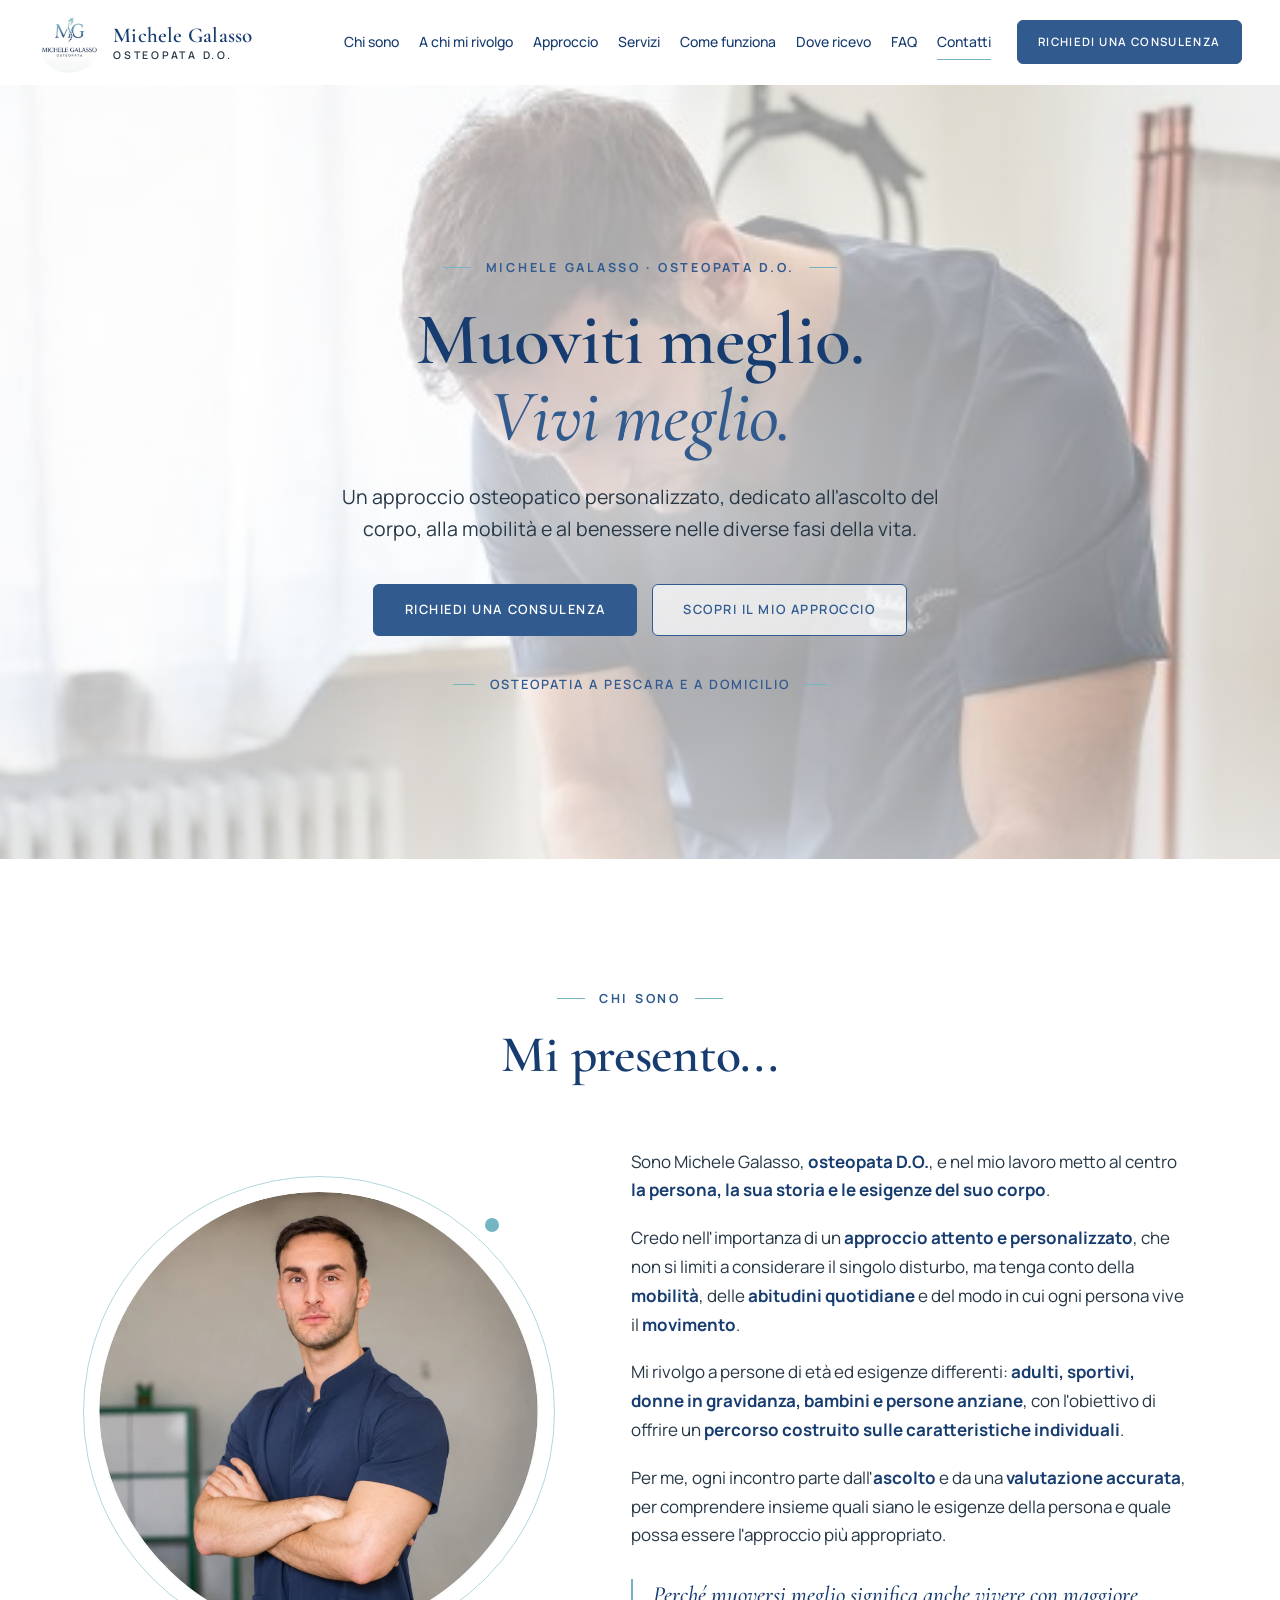
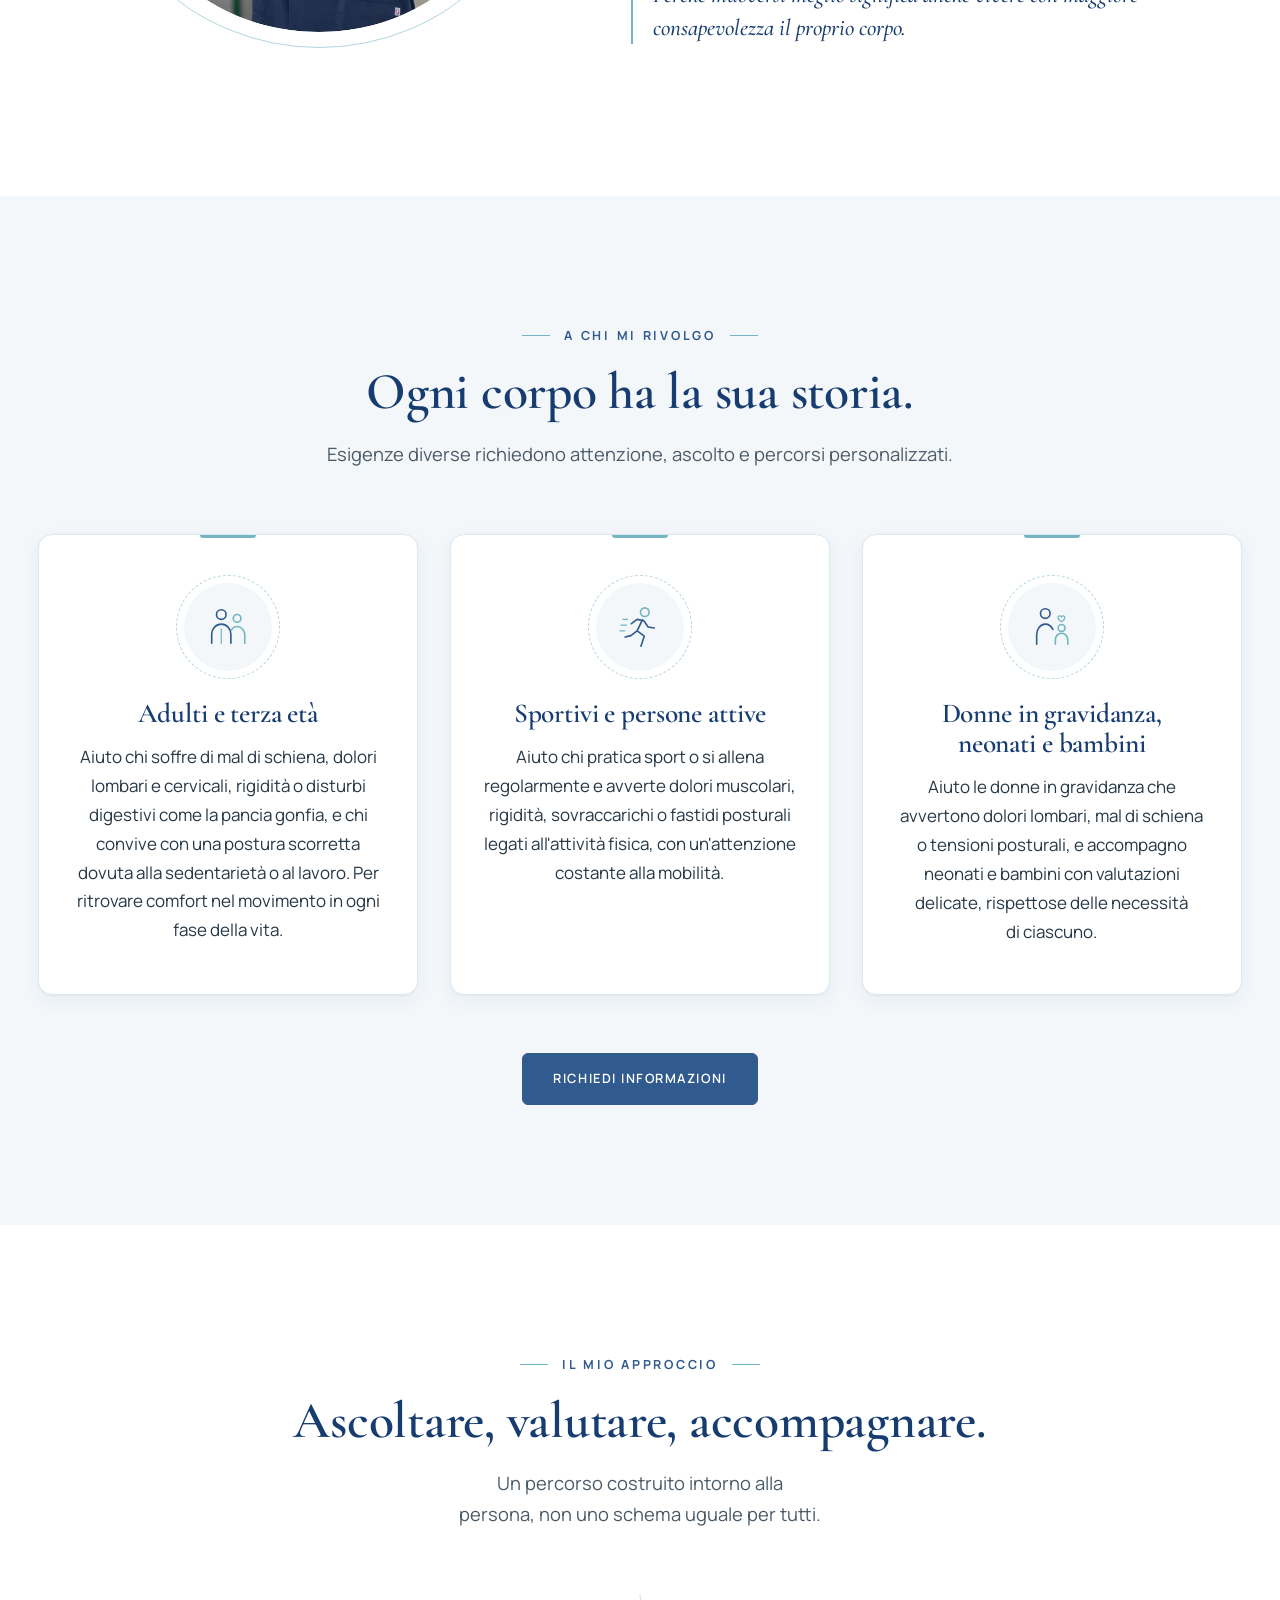
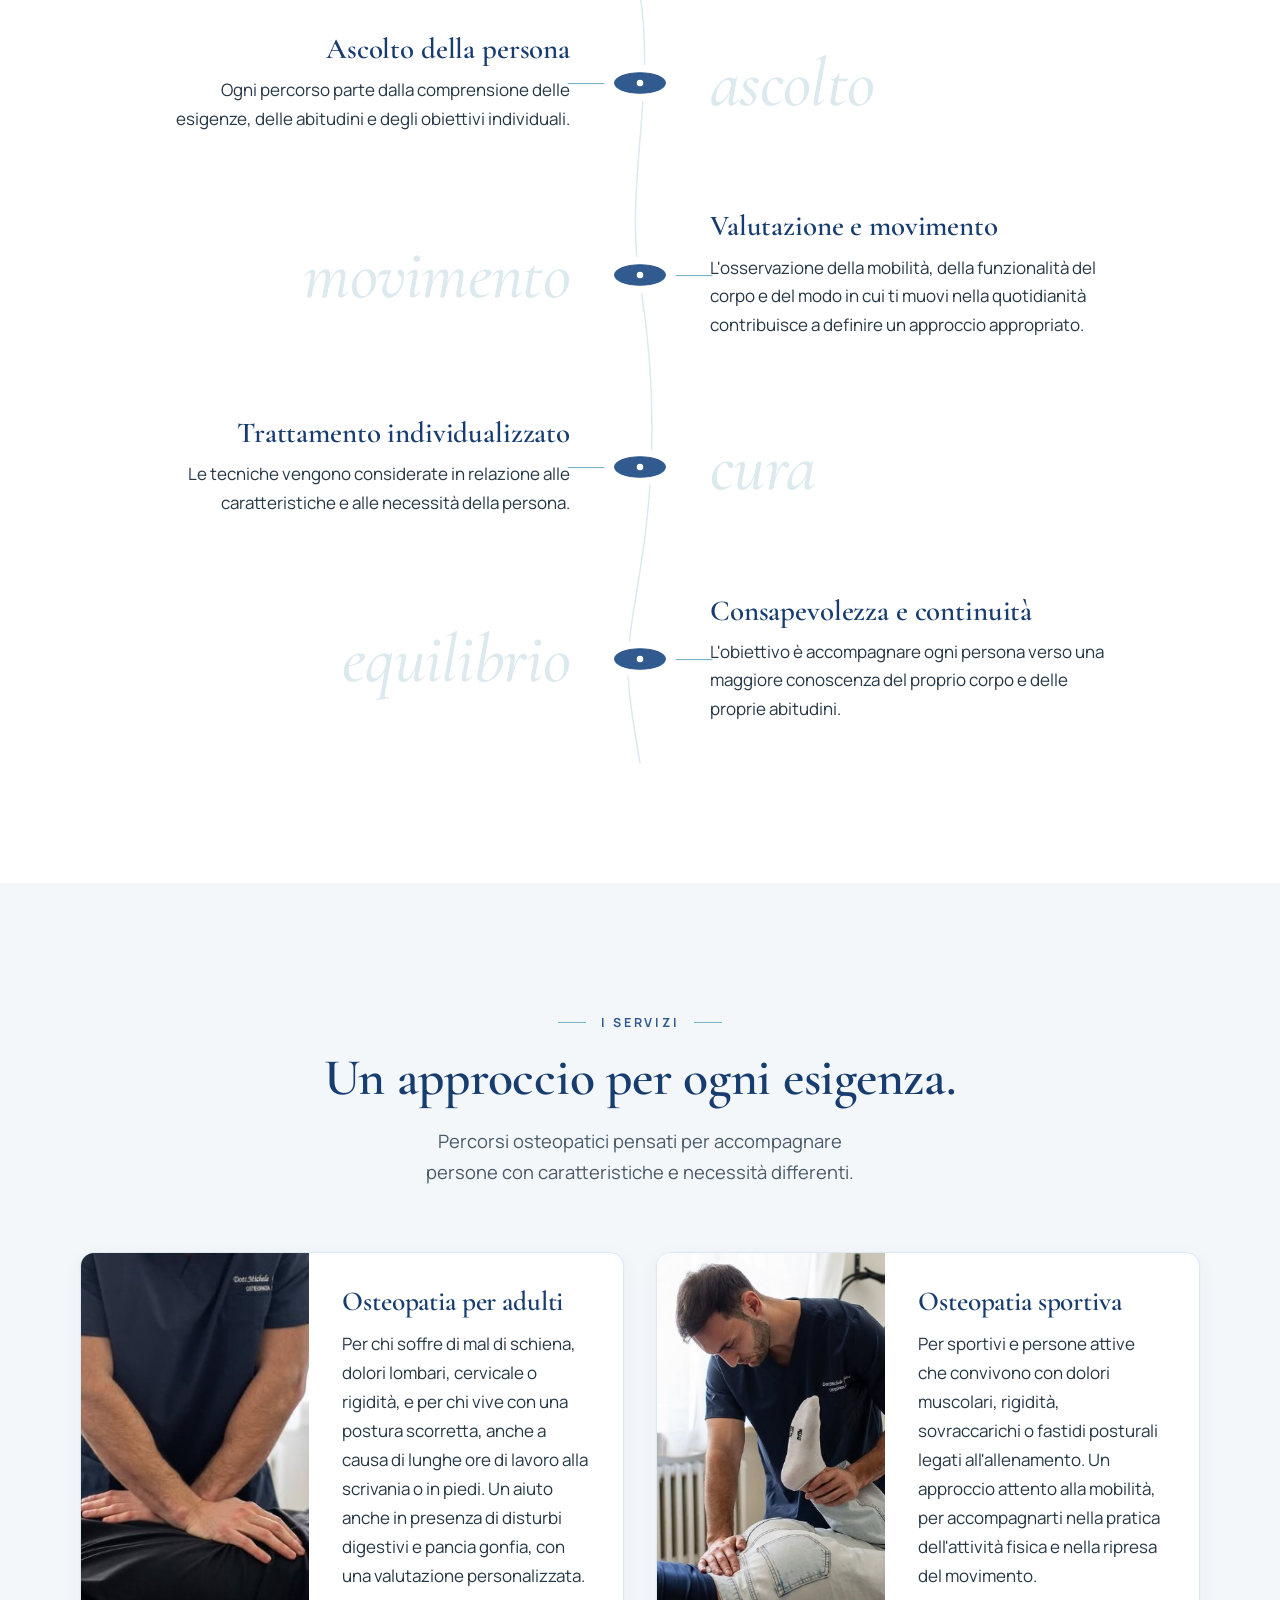
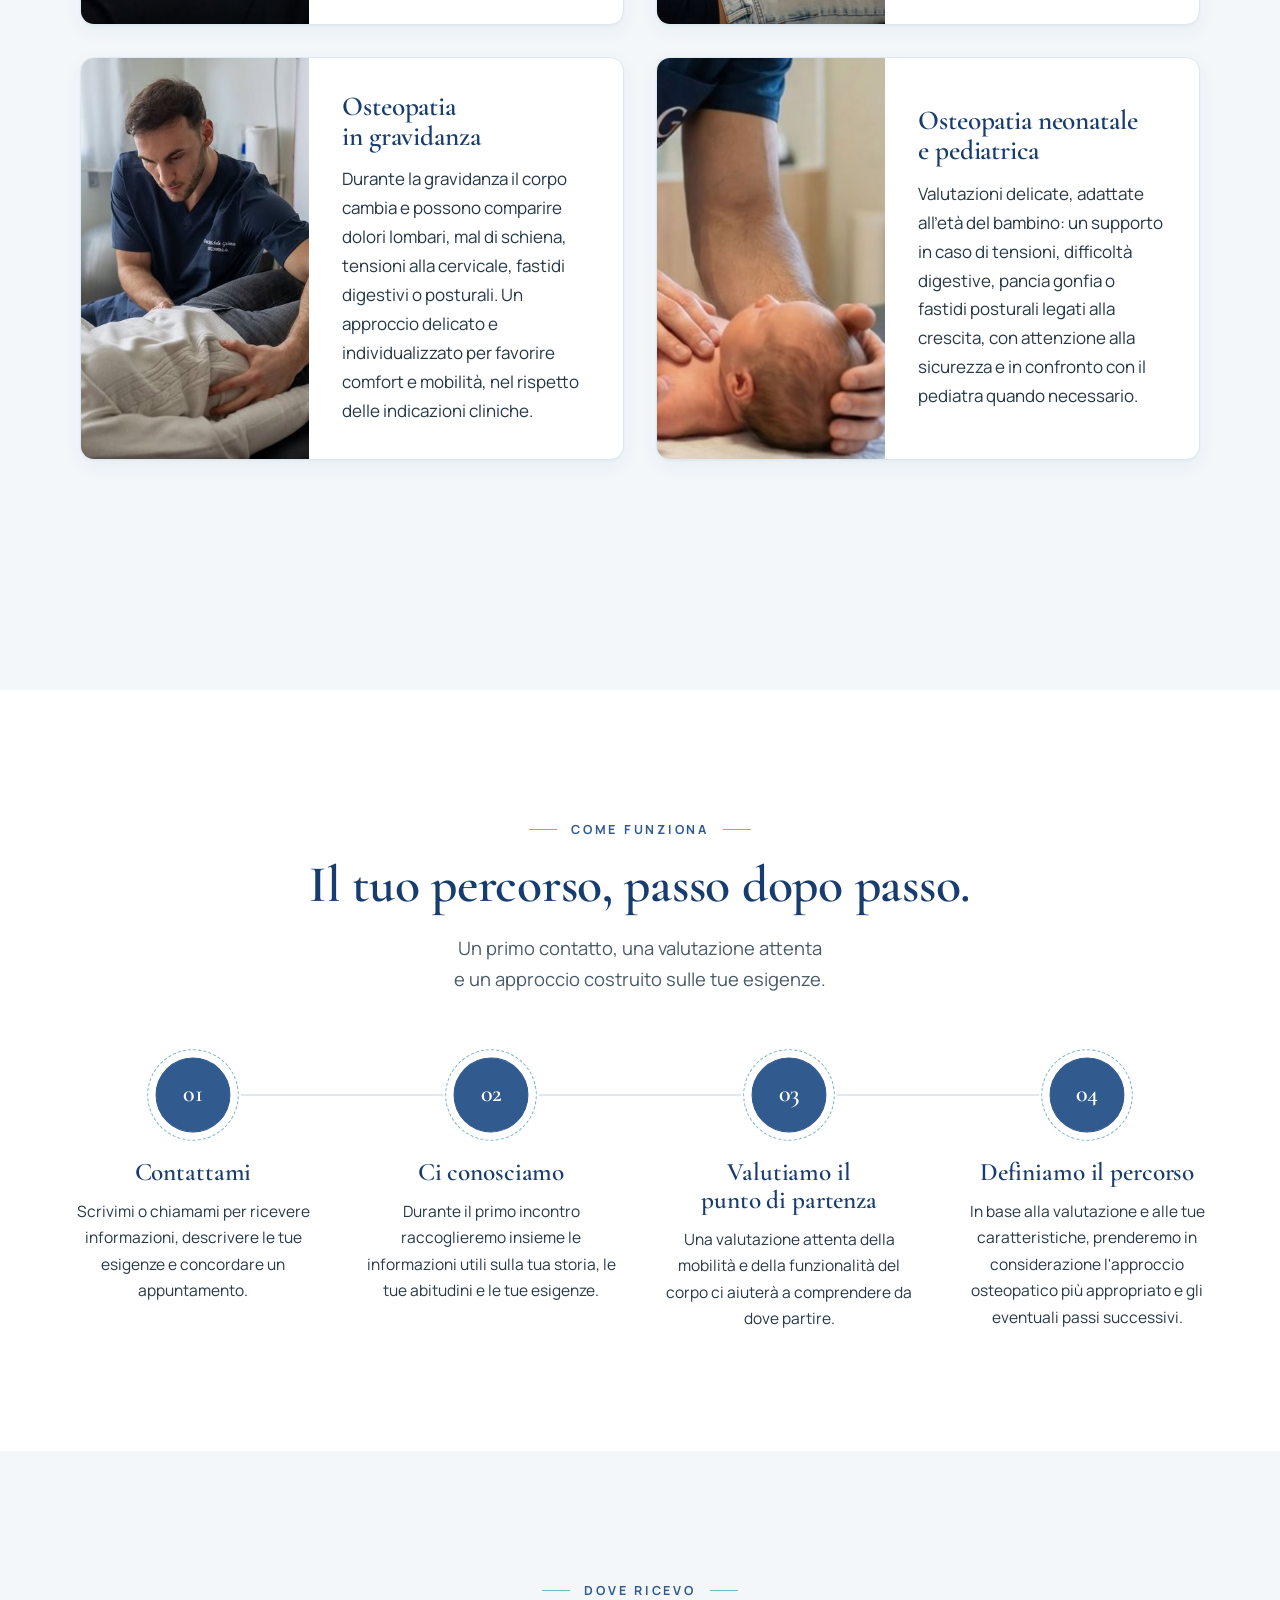
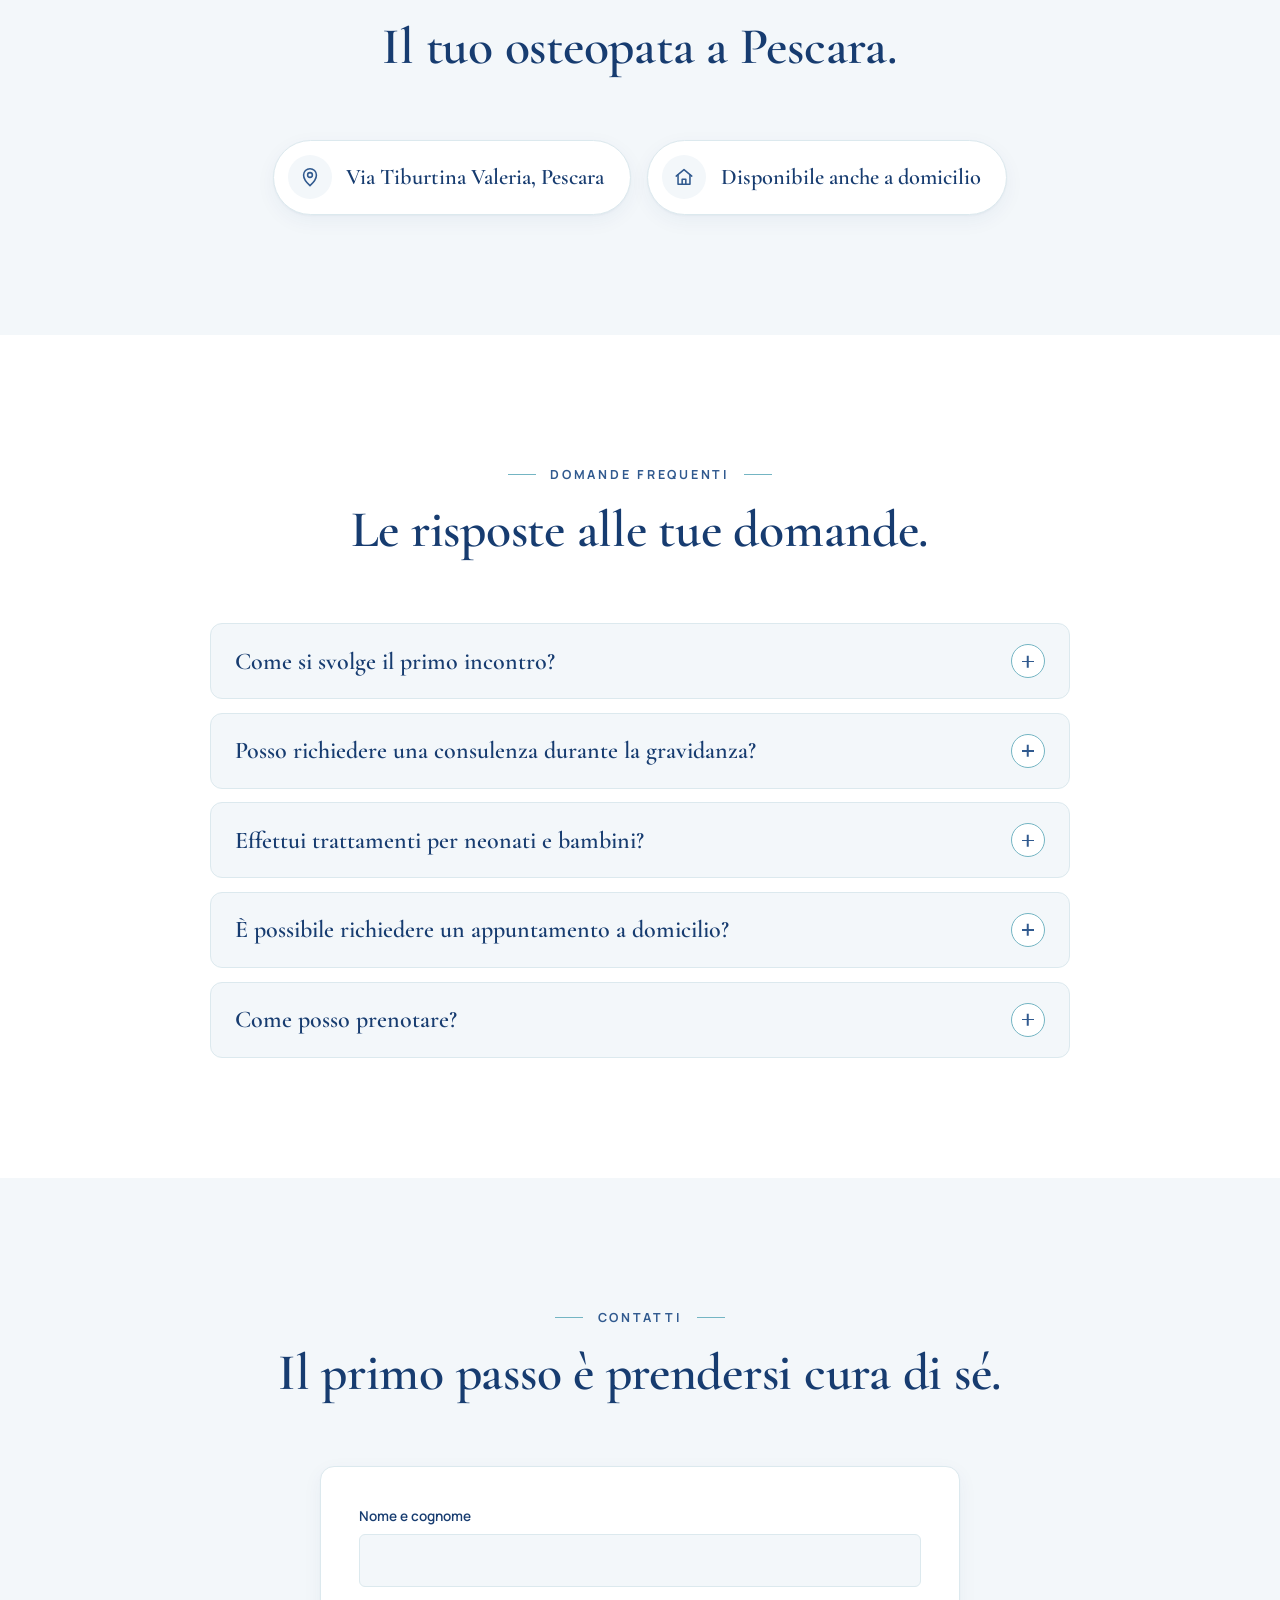
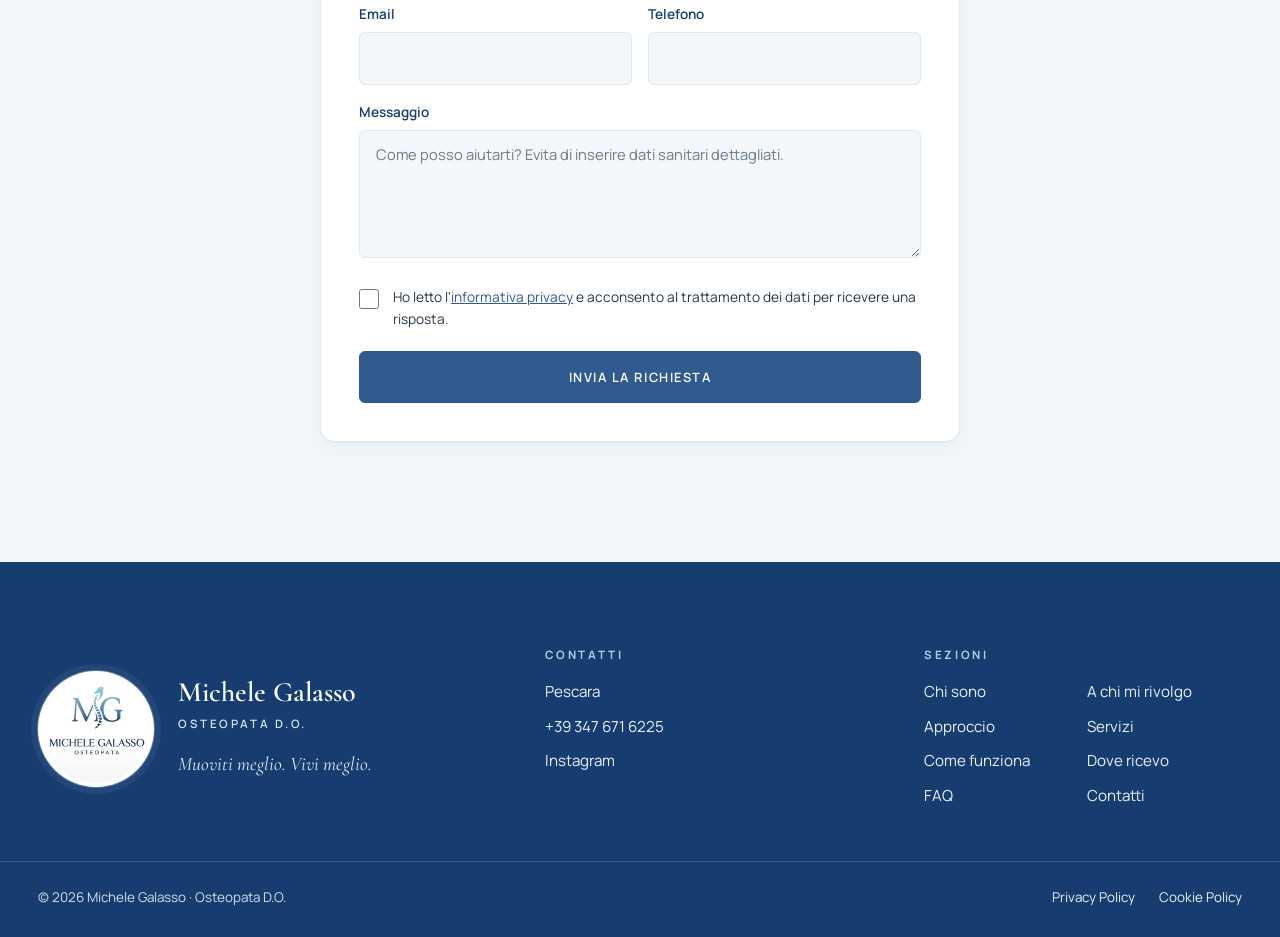
<file: index.html>
<!doctype html>
<html lang="it">
<head>
  <meta charset="utf-8">
  <meta name="viewport" content="width=device-width, initial-scale=1">
  <title>Michele Galasso | Osteopata D.O. a Pescara</title>
  <meta name="description" content="Michele Galasso, osteopata D.O. a Pescara. Scopri l'approccio personalizzato, gli ambiti di attività e come richiedere informazioni o una consulenza.">
  <meta name="theme-color" content="#173C70">
  <link rel="icon" type="image/png" href="assets/logo-michele-galasso.png">

  <meta property="og:type" content="website">
  <meta property="og:locale" content="it_IT">
  <meta property="og:title" content="Michele Galasso | Osteopata D.O. a Pescara">
  <meta property="og:description" content="Un approccio osteopatico personalizzato a Pescara. Muoviti meglio. Vivi meglio.">
  <meta property="og:image" content="assets/hero-michele-galasso-osteopata.jpg">

  <link rel="preload" as="image" href="assets/hero-michele-galasso-osteopata.jpg" fetchpriority="high">
  <link rel="preconnect" href="https://fonts.googleapis.com">
  <link rel="preconnect" href="https://fonts.gstatic.com" crossorigin>
  <link href="https://fonts.googleapis.com/css2?family=Cormorant+Garamond:ital,wght@0,500;0,600;1,500;1,600&family=Manrope:wght@400;500;600;700&display=swap" rel="stylesheet">
  <link rel="stylesheet" href="css/style.css">

  <!-- Dati strutturati: solo informazioni verificate (nessun civico, nessuna recensione). -->
  <script type="application/ld+json">
  {
    "@context": "https://schema.org",
    "@type": "LocalBusiness",
    "name": "Michele Galasso — Osteopata D.O.",
    "description": "Osteopata D.O. a Pescara. Approccio osteopatico personalizzato.",
    "telephone": "+39 347 671 6225",
    "image": "assets/hero-michele-galasso-osteopata.jpg",
    "logo": "assets/logo-michele-galasso-800.png",
    "address": {
      "@type": "PostalAddress",
      "streetAddress": "Via Tiburtina Valeria",
      "addressLocality": "Pescara",
      "addressRegion": "Abruzzo",
      "addressCountry": "IT"
    },
    "areaServed": "Pescara",
    "sameAs": ["https://www.instagram.com/michelegalasso_osteopata/"]
  }
  </script>
  <script>document.documentElement.classList.add('js');</script>
</head>
<body>
  <a class="skip-link" href="#main">Vai al contenuto</a>

  <!-- ============ 1. HEADER ============ -->
  <header class="site-header" id="top">
    <div class="container header-inner">
      <a class="brand" href="#top" aria-label="Michele Galasso, Osteopata D.O. — torna all'inizio">
        <img class="brand-logo" src="assets/logo-michele-galasso.png" alt="Logo Michele Galasso Osteopata" width="400" height="400">
        <span class="brand-text" aria-hidden="true">
          <span class="brand-name">Michele Galasso</span>
          <span class="brand-role">Osteopata D.O.</span>
        </span>
      </a>

      <nav class="main-nav" id="main-nav" aria-label="Navigazione principale">
        <ul class="nav-list">
          <li><a href="#chi-sono">Chi sono</a></li>
          <li><a href="#a-chi-mi-rivolgo">A chi mi rivolgo</a></li>
          <li><a href="#approccio">Approccio</a></li>
          <li><a href="#servizi">Servizi</a></li>
          <li><a href="#come-funziona">Come funziona</a></li>
          <li><a href="#dove-ricevo">Dove ricevo</a></li>
          <li><a href="#faq">FAQ</a></li>
          <li><a href="#contatti">Contatti</a></li>
        </ul>
        <a class="btn btn-primary nav-cta" href="#contatti">Richiedi una consulenza</a>
      </nav>

      <button class="nav-toggle" type="button" aria-controls="main-nav" aria-expanded="false">
        <span class="sr-only">Apri il menu</span>
        <span class="nav-toggle-bars" aria-hidden="true"><span></span><span></span><span></span></span>
      </button>
    </div>
  </header>

  <main id="main">

    <!-- ============ 2. HERO ============ -->
    <section class="hero" aria-labelledby="hero-title">
      <div class="hero-media">
        <img class="hero-photo" src="assets/hero-michele-galasso-osteopata.jpg"
             alt="Michele Galasso, osteopata, durante un trattamento osteopatico sulla schiena di una paziente"
             width="474" height="591" fetchpriority="high" decoding="async">
      </div>
      <div class="hero-overlay" aria-hidden="true"></div>
      <div class="container hero-content">
        <p class="eyebrow eyebrow--hero">Michele Galasso · Osteopata D.O.</p>
        <h1 id="hero-title" class="hero-title"><span class="hero-title-a">Muoviti meglio.</span><br><span class="hero-title-b">Vivi meglio.</span></h1>
        <p class="hero-lead">Un approccio osteopatico personalizzato, dedicato all'ascolto del corpo, alla mobilità e al benessere nelle diverse fasi della vita.</p>
        <div class="hero-actions">
          <a class="btn btn-primary" href="#contatti">Richiedi una consulenza</a>
          <a class="btn btn-outline" href="#approccio">Scopri il mio approccio</a>
        </div>
        <p class="hero-note"><span class="hero-note-line" aria-hidden="true"></span><span>Osteopatia a Pescara e a domicilio</span><span class="hero-note-line" aria-hidden="true"></span></p>
      </div>
    </section>

    <!-- ============ 3. CHI SONO ============ -->
    <section class="section section--white" id="chi-sono" aria-labelledby="chi-sono-title">
      <div class="container about">
        <figure class="about-photo reveal">
          <img src="assets/michele-galasso-ritratto.webp" alt="Ritratto di Michele Galasso, osteopata D.O., in divisa blu" width="800" height="800" loading="lazy" decoding="async">
        </figure>

        <header class="section-head about-head reveal">
          <p class="eyebrow">Chi sono</p>
          <h2 id="chi-sono-title">Mi presento...</h2>
        </header>

        <div class="about-text reveal">
          <p>Sono Michele Galasso, <strong>osteopata D.O.</strong>, e nel mio lavoro metto al centro <strong>la persona, la sua storia e le esigenze del suo corpo</strong>.</p>
          <p>Credo nell'importanza di un <strong>approccio attento e personalizzato</strong>, che non si limiti a considerare il singolo disturbo, ma tenga conto della <strong>mobilità</strong>, delle <strong>abitudini quotidiane</strong> e del modo in cui ogni persona vive il <strong>movimento</strong>.</p>
          <p>Mi rivolgo a persone di età ed esigenze differenti: <strong>adulti, sportivi, donne in gravidanza, bambini e persone anziane</strong>, con l'obiettivo di offrire un <strong>percorso costruito sulle caratteristiche individuali</strong>.</p>
          <p>Per me, ogni incontro parte dall'<strong>ascolto</strong> e da una <strong>valutazione accurata</strong>, per comprendere insieme quali siano le esigenze della persona e quale possa essere l'approccio più appropriato.</p>
          <p class="about-quote">Perché muoversi meglio significa anche vivere con maggiore consapevolezza il proprio corpo.</p>
        </div>
      </div>
    </section>

    <!-- ============ 4. A CHI MI RIVOLGO ============ -->
    <section class="section section--ice" id="a-chi-mi-rivolgo" aria-labelledby="target-title">
      <div class="container">
        <header class="section-head reveal">
          <p class="eyebrow">A chi mi rivolgo</p>
          <h2 id="target-title">Ogni corpo ha la sua storia.</h2>
          <p class="section-lead">Esigenze diverse richiedono attenzione, ascolto e percorsi personalizzati.</p>
        </header>

        <div class="cards cards--3">
          <article class="card card--target reveal">
            <span class="target-icon" aria-hidden="true">
              <svg viewBox="0 0 48 48" fill="none" stroke-linecap="round" stroke-linejoin="round">
                <circle cx="17" cy="11" r="5" class="ic-main"/>
                <path d="M7 41v-9.5C7 25.7 11.5 21 17 21s10 4.7 10 10.5V41" class="ic-main"/>
                <circle cx="33.5" cy="15" r="4" class="ic-accent"/>
                <path d="M27.5 27.2c1.4-2.3 3.5-3.7 6-3.7 4.4 0 8 4 8 9V41" class="ic-accent"/>
                <path d="M17 26v15" class="ic-thin"/>
              </svg>
            </span>
            <h3>Adulti e terza età</h3>
            <p>Aiuto chi soffre di mal di schiena, dolori lombari e cervicali, rigidità o disturbi digestivi come la pancia gonfia, e chi convive con una postura scorretta dovuta alla sedentarietà o al lavoro. Per ritrovare comfort nel movimento in ogni fase della vita.</p>
          </article>

          <article class="card card--target reveal">
            <span class="target-icon" aria-hidden="true">
              <svg viewBox="0 0 48 48" fill="none" stroke-linecap="round" stroke-linejoin="round">
                <circle cx="29" cy="8.5" r="4.5" class="ic-accent"/>
                <path d="M26.5 16.5 21 28l7.5 5.5L25 44" class="ic-main"/>
                <path d="M21 28l-6.5 5-6 1.5" class="ic-main"/>
                <path d="M15 20.5l6-4.5 7 1.5 4.5 6.5 6.5 1" class="ic-main"/>
                <path d="M4 22h6M3 28h5M6 16h5" class="ic-thin"/>
              </svg>
            </span>
            <h3>Sportivi e persone attive</h3>
            <p>Aiuto chi pratica sport o si allena regolarmente e avverte dolori muscolari, rigidità, sovraccarichi o fastidi posturali legati all'attività fisica, con un'attenzione costante alla mobilità.</p>
          </article>

          <article class="card card--target reveal">
            <span class="target-icon" aria-hidden="true">
              <svg viewBox="0 0 48 48" fill="none" stroke-linecap="round" stroke-linejoin="round">
                <circle cx="17" cy="10" r="5" class="ic-main"/>
                <path d="M8 42v-10c0-6 4-11 9-11 3.4 0 6.3 2.2 7.9 5.5" class="ic-main"/>
                <circle cx="34" cy="25" r="3.6" class="ic-accent"/>
                <path d="M27.5 42v-4.5c0-4 2.9-7 6.5-7s6.5 3 6.5 7V42" class="ic-accent"/>
                <path d="M33.8 13.6c-.9-1.7-3.6-1.5-3.6.7 0 1.9 3.6 4.2 3.6 4.2s3.6-2.3 3.6-4.2c0-2.2-2.7-2.4-3.6-.7z" class="ic-thin"/>
              </svg>
            </span>
            <h3>Donne in gravidanza, neonati e bambini</h3>
            <p>Aiuto le donne in gravidanza che avvertono dolori lombari, mal di schiena o tensioni posturali, e accompagno neonati e bambini con valutazioni delicate, rispettose delle necessità di ciascuno.</p>
          </article>
        </div>

        <div class="section-cta reveal">
          <a class="btn btn-primary" href="#contatti">Richiedi informazioni</a>
        </div>
      </div>
    </section>

    <!-- ============ 5. IL MIO APPROCCIO ============ -->
    <section class="section section--white" id="approccio" aria-labelledby="approccio-title">
      <div class="container">
        <header class="section-head reveal">
          <p class="eyebrow">Il mio approccio</p>
          <h2 id="approccio-title">Ascoltare, valutare, accompagnare.</h2>
          <p class="section-lead">Un percorso costruito intorno alla persona, non uno schema uguale per tutti.</p>
        </header>

        <div class="spine" data-spine>
          <svg class="spine-svg" viewBox="0 0 40 1000" preserveAspectRatio="none" aria-hidden="true">
            <path class="spine-track" d="M20 0 C 36 125, 4 250, 20 375 S 36 625, 20 750 S 4 875, 20 1000"/>
            <path class="spine-draw" pathLength="1" d="M20 0 C 36 125, 4 250, 20 375 S 36 625, 20 750 S 4 875, 20 1000"/>
          </svg>

          <ul class="principles">
            <li class="principle principle--left">
              <div class="principle-content reveal">
                <h3>Ascolto della persona</h3>
                <p>Ogni percorso parte dalla comprensione delle esigenze, delle abitudini e degli obiettivi individuali.</p>
              </div>
              <span class="principle-node" aria-hidden="true"></span>
              <span class="principle-ghost" aria-hidden="true">ascolto</span>
            </li>
            <li class="principle principle--right">
              <div class="principle-content reveal">
                <h3>Valutazione e movimento</h3>
                <p>L'osservazione della mobilità, della funzionalità del corpo e del modo in cui ti muovi nella quotidianità contribuisce a definire un approccio appropriato.</p>
              </div>
              <span class="principle-node" aria-hidden="true"></span>
              <span class="principle-ghost" aria-hidden="true">movimento</span>
            </li>
            <li class="principle principle--left">
              <div class="principle-content reveal">
                <h3>Trattamento individualizzato</h3>
                <p>Le tecniche vengono considerate in relazione alle caratteristiche e alle necessità della persona.</p>
              </div>
              <span class="principle-node" aria-hidden="true"></span>
              <span class="principle-ghost" aria-hidden="true">cura</span>
            </li>
            <li class="principle principle--right">
              <div class="principle-content reveal">
                <h3>Consapevolezza e continuità</h3>
                <p>L'obiettivo è accompagnare ogni persona verso una maggiore conoscenza del proprio corpo e delle proprie abitudini.</p>
              </div>
              <span class="principle-node" aria-hidden="true"></span>
              <span class="principle-ghost" aria-hidden="true">equilibrio</span>
            </li>
          </ul>
        </div>
      </div>
    </section>

    <!-- ============ 6. I SERVIZI ============ -->
    <section class="section section--ice" id="servizi" aria-labelledby="servizi-title">
      <div class="container">
        <header class="section-head reveal">
          <p class="eyebrow">I servizi</p>
          <h2 id="servizi-title">Un approccio per ogni esigenza.</h2>
          <p class="section-lead">Percorsi osteopatici pensati per accompagnare persone con caratteristiche e necessità differenti.</p>
        </header>

        <div class="cards cards--2">
          <article class="card card--service reveal">
            <div class="card-media">
              <img src="assets/servizio-adulti.jpg" style="object-position: 50% 62%"
                   alt="Michele Galasso durante un trattamento osteopatico sulla zona lombare" width="415" height="399" loading="lazy" decoding="async">
            </div>
            <div class="card-body">
              <h3>Osteopatia per adulti</h3>
              <p>Per chi soffre di mal di schiena, dolori lombari, cervicale o rigidità, e per chi vive con una postura scorretta, anche a causa di lunghe ore di lavoro alla scrivania o in piedi. Un aiuto anche in presenza di disturbi digestivi e pancia gonfia, con una valutazione personalizzata.</p>
            </div>
          </article>

          <article class="card card--service reveal">
            <div class="card-media">
              <img src="assets/servizio-sportiva.jpg" style="object-position: 45% 40%"
                   alt="Michele Galasso durante una valutazione della mobilità dell'anca e della gamba" width="475" height="539" loading="lazy" decoding="async">
            </div>
            <div class="card-body">
              <h3>Osteopatia sportiva</h3>
              <p>Per sportivi e persone attive che convivono con dolori muscolari, rigidità, sovraccarichi o fastidi posturali legati all'allenamento. Un approccio attento alla mobilità, per accompagnarti nella pratica dell'attività fisica e nella ripresa del movimento.</p>
            </div>
          </article>

          <article class="card card--service reveal">
            <div class="card-media">
              <img src="assets/servizio-gravidanza.jpg" style="object-position: 50% 45%"
                   alt="Michele Galasso durante un trattamento osteopatico delicato su una paziente sdraiata su un fianco" width="461" height="557" loading="lazy" decoding="async">
            </div>
            <div class="card-body">
              <h3>Osteopatia in gravidanza</h3>
              <p>Durante la gravidanza il corpo cambia e possono comparire dolori lombari, mal di schiena, tensioni alla cervicale, fastidi digestivi o posturali. Un approccio delicato e individualizzato per favorire comfort e mobilità, nel rispetto delle indicazioni cliniche.</p>
            </div>
          </article>

          <article class="card card--service reveal">
            <div class="card-media">
              <img src="assets/servizio-pediatrica.jpg" style="object-position: 88% 72%"
                   alt="Michele Galasso durante una valutazione osteopatica delicata su un neonato" width="327" height="413" loading="lazy" decoding="async">
            </div>
            <div class="card-body">
              <h3>Osteopatia neonatale e pediatrica</h3>
              <p>Valutazioni delicate, adattate all'età del bambino: un supporto in caso di tensioni, difficoltà digestive, pancia gonfia o fastidi posturali legati alla crescita, con attenzione alla sicurezza e in confronto con il pediatra quando necessario.</p>
            </div>
          </article>
        </div>

        <div class="section-cta reveal">
          <a class="btn btn-primary" href="#contatti">Richiedi una consulenza</a>
        </div>
      </div>
    </section>

    <!-- ============ 7. COME FUNZIONA ============ -->
    <section class="section section--white" id="come-funziona" aria-labelledby="steps-title">
      <div class="container">
        <header class="section-head reveal">
          <p class="eyebrow">Come funziona</p>
          <h2 id="steps-title">Il tuo percorso, passo dopo passo.</h2>
          <p class="section-lead">Un primo contatto, una valutazione attenta e un approccio costruito sulle tue esigenze.</p>
        </header>

        <div class="journey" data-journey>
          <div class="journey-track" aria-hidden="true">
            <span class="journey-fill"></span>
            <span class="journey-head"></span>
          </div>
          <ol class="journey-steps">
            <li class="jstep">
              <span class="jstep-node" aria-hidden="true"><span>01</span></span>
              <div class="jstep-text">
                <h3>Contattami</h3>
                <p>Scrivimi o chiamami per ricevere informazioni, descrivere le tue esigenze e concordare un appuntamento.</p>
              </div>
            </li>
            <li class="jstep">
              <span class="jstep-node" aria-hidden="true"><span>02</span></span>
              <div class="jstep-text">
                <h3>Ci conosciamo</h3>
                <p>Durante il primo incontro raccoglieremo insieme le informazioni utili sulla tua storia, le tue abitudini e le tue esigenze.</p>
              </div>
            </li>
            <li class="jstep">
              <span class="jstep-node" aria-hidden="true"><span>03</span></span>
              <div class="jstep-text">
                <h3>Valutiamo il punto di partenza</h3>
                <p>Una valutazione attenta della mobilità e della funzionalità del corpo ci aiuterà a comprendere da dove partire.</p>
              </div>
            </li>
            <li class="jstep">
              <span class="jstep-node" aria-hidden="true"><span>04</span></span>
              <div class="jstep-text">
                <h3>Definiamo il percorso</h3>
                <p>In base alla valutazione e alle tue caratteristiche, prenderemo in considerazione l'approccio osteopatico più appropriato e gli eventuali passi successivi.</p>
              </div>
            </li>
          </ol>
        </div>
      </div>
    </section>

    <!-- ============ 8. DOVE RICEVO ============ -->
    <section class="section section--ice" id="dove-ricevo" aria-labelledby="dove-title">
      <div class="container">
        <header class="section-head reveal">
          <p class="eyebrow">Dove ricevo</p>
          <h2 id="dove-title">Il tuo osteopata a Pescara.</h2>
        </header>

        <div class="address reveal">
          <!-- Civico da verificare (75 o 87) prima di aggiungerlo -->
          <address class="address-box">
            <span class="address-icon" aria-hidden="true">
              <svg viewBox="0 0 24 24" fill="none" stroke-linecap="round" stroke-linejoin="round"><path d="M12 21.5s-7-6.1-7-11.6A7 7 0 0 1 19 9.9c0 5.5-7 11.6-7 11.6z"/><circle cx="12" cy="9.8" r="2.6"/></svg>
            </span>
            <span>Via Tiburtina Valeria, Pescara</span>
          </address>
          <p class="address-box">
            <span class="address-icon" aria-hidden="true">
              <svg viewBox="0 0 24 24" fill="none" stroke-linecap="round" stroke-linejoin="round"><path d="M3.5 11 12 4l8.5 7"/><path d="M5.5 9.5V20h13V9.5"/><path d="M10 20v-5.5h4V20"/></svg>
            </span>
            <span>Disponibile anche a domicilio</span>
          </p>
        </div>
      </div>
    </section>

    <!-- ============ 9. FAQ ============ -->
    <section class="section section--white" id="faq" aria-labelledby="faq-title">
      <div class="container">
        <header class="section-head reveal">
          <p class="eyebrow">Domande frequenti</p>
          <h2 id="faq-title">Le risposte alle tue domande.</h2>
        </header>

        <div class="faq reveal" data-accordion>
          <div class="faq-item">
            <h3 class="faq-q">
              <button type="button" id="faq-btn-2" aria-expanded="false" aria-controls="faq-panel-2">
                <span>Come si svolge il primo incontro?</span><span class="faq-icon" aria-hidden="true"></span>
              </button>
            </h3>
            <div class="faq-a" id="faq-panel-2" role="region" aria-labelledby="faq-btn-2" hidden>
              <div class="faq-a-inner"><p>Nel primo incontro raccolgo le informazioni utili, ascolto le tue esigenze ed effettuo una valutazione, per comprendere insieme a te se e come procedere con il trattamento.</p></div>
            </div>
          </div>
          <div class="faq-item">
            <h3 class="faq-q">
              <button type="button" id="faq-btn-3" aria-expanded="false" aria-controls="faq-panel-3">
                <span>Posso richiedere una consulenza durante la gravidanza?</span><span class="faq-icon" aria-hidden="true"></span>
              </button>
            </h3>
            <div class="faq-a" id="faq-panel-3" role="region" aria-labelledby="faq-btn-3" hidden>
              <div class="faq-a-inner"><p>Sì, puoi contattarmi per ricevere informazioni su una valutazione osteopatica in gravidanza. Considero ogni situazione con attenzione individuale e, quando necessario, mi confronto con i professionisti sanitari di riferimento.</p></div>
            </div>
          </div>
          <div class="faq-item">
            <h3 class="faq-q">
              <button type="button" id="faq-btn-4" aria-expanded="false" aria-controls="faq-panel-4">
                <span>Effettui trattamenti per neonati e bambini?</span><span class="faq-icon" aria-hidden="true"></span>
              </button>
            </h3>
            <div class="faq-a" id="faq-panel-4" role="region" aria-labelledby="faq-btn-4" hidden>
              <div class="faq-a-inner"><p>Sì, mi occupo anche di valutazioni osteopatiche rivolte all'età pediatrica. Considero sempre le esigenze del bambino e il ruolo del pediatra nella gestione della sua salute.</p></div>
            </div>
          </div>
          <div class="faq-item">
            <h3 class="faq-q">
              <button type="button" id="faq-btn-6" aria-expanded="false" aria-controls="faq-panel-6">
                <span>È possibile richiedere un appuntamento a domicilio?</span><span class="faq-icon" aria-hidden="true"></span>
              </button>
            </h3>
            <div class="faq-a" id="faq-panel-6" role="region" aria-labelledby="faq-btn-6" hidden>
              <div class="faq-a-inner"><p>Sì, oltre a ricevere a Pescara sono disponibile anche per visite a domicilio. Contattami per concordare insieme giorno e orario dell'appuntamento.</p></div>
            </div>
          </div>
          <div class="faq-item">
            <h3 class="faq-q">
              <button type="button" id="faq-btn-5" aria-expanded="false" aria-controls="faq-panel-5">
                <span>Come posso prenotare?</span><span class="faq-icon" aria-hidden="true"></span>
              </button>
            </h3>
            <div class="faq-a" id="faq-panel-5" role="region" aria-labelledby="faq-btn-5" hidden>
              <div class="faq-a-inner"><p>Puoi chiamarmi al <a href="tel:+393476716225">+39 347 671 6225</a> oppure scrivermi attraverso il <a href="#modulo-contatto">modulo di contatto</a>: ti risponderò il prima possibile.</p></div>
            </div>
          </div>
        </div>
      </div>
    </section>

    <!-- ============ 10. CONTATTI ============ -->
    <section class="section section--ice" id="contatti" aria-labelledby="contatti-title">
      <div class="container">
        <header class="section-head reveal">
          <p class="eyebrow">Contatti</p>
          <h2 id="contatti-title">Il primo passo è prendersi cura di sé.</h2>
        </header>

        <form class="contact-form reveal" id="modulo-contatto" novalidate aria-labelledby="contatti-title">
          <div class="field">
            <label for="f-nome">Nome e cognome</label>
            <input id="f-nome" name="nome" type="text" autocomplete="name" required maxlength="80" aria-describedby="err-nome">
            <p class="field-error" id="err-nome" aria-live="polite"></p>
          </div>
          <div class="field-row">
            <div class="field">
              <label for="f-email">Email</label>
              <input id="f-email" name="email" type="email" autocomplete="email" required maxlength="120" aria-describedby="err-email">
              <p class="field-error" id="err-email" aria-live="polite"></p>
            </div>
            <div class="field">
              <label for="f-tel">Telefono</label>
              <input id="f-tel" name="telefono" type="tel" autocomplete="tel" inputmode="tel" required maxlength="25" aria-describedby="err-tel">
              <p class="field-error" id="err-tel" aria-live="polite"></p>
            </div>
          </div>
          <div class="field">
            <label for="f-msg">Messaggio</label>
            <textarea id="f-msg" name="messaggio" rows="4" required maxlength="1500" placeholder="Come posso aiutarti? Evita di inserire dati sanitari dettagliati." aria-describedby="err-msg"></textarea>
            <p class="field-error" id="err-msg" aria-live="polite"></p>
          </div>

          <!-- Antispam: campo trappola invisibile agli utenti -->
          <div class="hp" aria-hidden="true">
            <label for="f-website">Lascia vuoto questo campo</label>
            <input id="f-website" name="website" type="text" tabindex="-1" autocomplete="off">
          </div>

          <div class="field field--check">
            <input id="f-privacy" name="privacy" type="checkbox" required aria-describedby="err-privacy">
            <label for="f-privacy">Ho letto l'<a href="privacy.html" target="_blank" rel="noopener">informativa privacy</a> e acconsento al trattamento dei dati per ricevere una risposta.</label>
            <p class="field-error" id="err-privacy" aria-live="polite"></p>
          </div>

          <button class="btn btn-primary btn-block" type="submit">Invia la richiesta</button>
          <div class="form-status" role="status" aria-live="polite"></div>
        </form>
      </div>
    </section>
  </main>

  <!-- ============ 11. FOOTER ============ -->
  <footer class="site-footer">
    <div class="container footer-grid">
      <div class="footer-brand">
        <span class="footer-logo-wrap">
          <img src="assets/logo-michele-galasso.png" alt="Logo Michele Galasso Osteopata" width="400" height="400" loading="lazy">
        </span>
        <div>
          <p class="footer-name">Michele Galasso</p>
          <p class="footer-role">Osteopata D.O.</p>
          <p class="footer-claim">Muoviti meglio. Vivi meglio.</p>
        </div>
      </div>

      <div class="footer-col">
        <h2 class="footer-title">Contatti</h2>
        <ul>
          <li>Pescara</li>
          <li><a href="tel:+393476716225">+39 347 671 6225</a></li>
          <li><a href="https://www.instagram.com/michelegalasso_osteopata/" target="_blank" rel="noopener">Instagram<span class="sr-only"> (si apre in una nuova scheda)</span></a></li>
        </ul>
      </div>

      <nav class="footer-col" aria-label="Collegamenti rapidi">
        <h2 class="footer-title">Sezioni</h2>
        <ul class="footer-links">
          <li><a href="#chi-sono">Chi sono</a></li>
          <li><a href="#a-chi-mi-rivolgo">A chi mi rivolgo</a></li>
          <li><a href="#approccio">Approccio</a></li>
          <li><a href="#servizi">Servizi</a></li>
          <li><a href="#come-funziona">Come funziona</a></li>
          <li><a href="#dove-ricevo">Dove ricevo</a></li>
          <li><a href="#faq">FAQ</a></li>
          <li><a href="#contatti">Contatti</a></li>
        </ul>
      </nav>
    </div>

    <div class="container footer-bottom">
      <p>© <span data-year>2026</span> Michele Galasso · Osteopata D.O.</p>
      <!-- Inserire P.IVA e dati professionali obbligatori solo quando verificati -->
      <ul class="footer-legal">
        <li><a href="privacy.html">Privacy Policy</a></li>
        <li><a href="privacy.html#cookie">Cookie Policy</a></li>
      </ul>
    </div>
  </footer>

  <script src="js/main.js" defer></script>
</body>
</html>
</file>
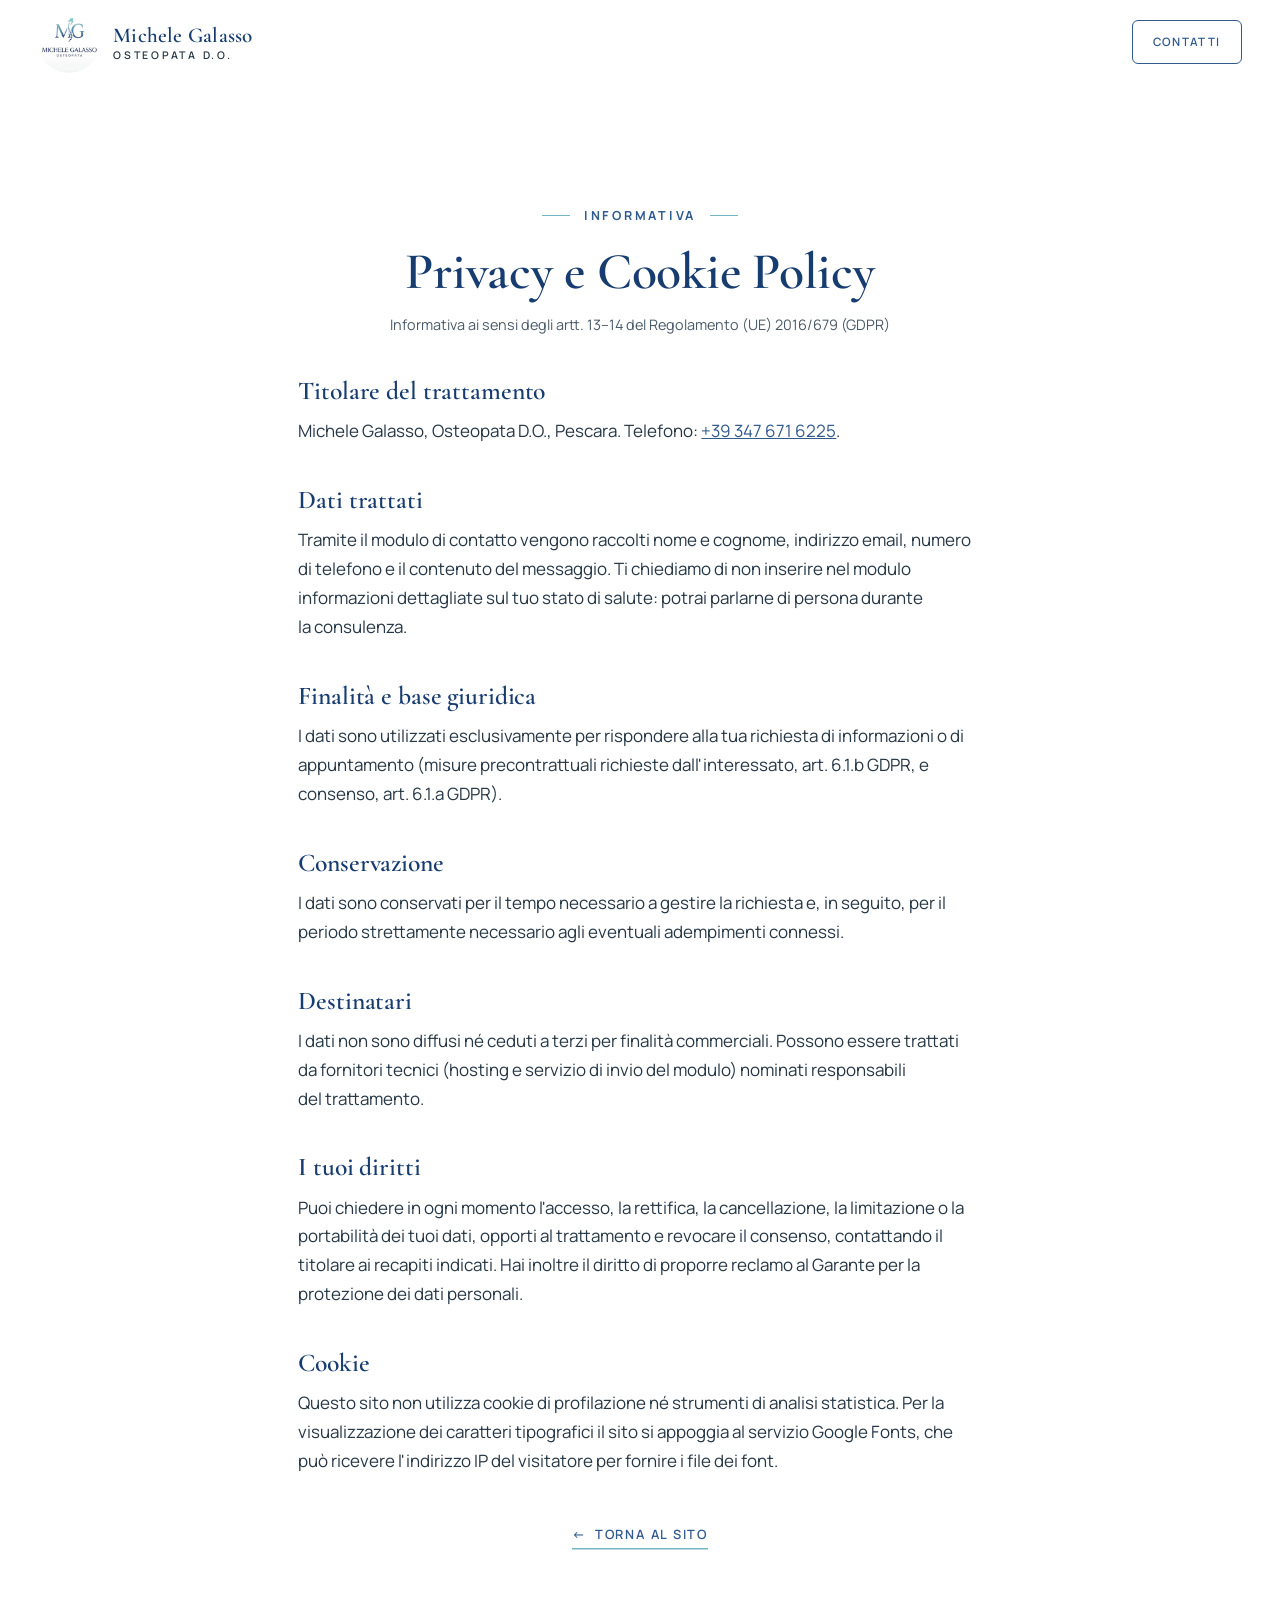
<file: privacy.html>
<!doctype html>
<html lang="it">
<head>
  <meta charset="utf-8">
  <meta name="viewport" content="width=device-width, initial-scale=1">
  <title>Privacy e Cookie Policy | Michele Galasso Osteopata D.O.</title>
  <meta name="robots" content="noindex">
  <link rel="icon" type="image/png" href="assets/logo-michele-galasso.png">
  <link rel="preconnect" href="https://fonts.googleapis.com">
  <link rel="preconnect" href="https://fonts.gstatic.com" crossorigin>
  <link href="https://fonts.googleapis.com/css2?family=Cormorant+Garamond:wght@500;600&family=Manrope:wght@400;500;600;700&display=swap" rel="stylesheet">
  <link rel="stylesheet" href="css/style.css">
  <style>
    .legal { max-width: 760px; margin-inline: auto; }
    .legal h1 { font-size: var(--fs-h2); text-align: center; margin-bottom: 0.75rem; }
    .legal h2 { font-size: 1.6rem; margin: 2.5rem 0 0.75rem; }
    .legal ul { list-style: disc; padding-left: 1.25rem; margin-bottom: 1.1em; }
    .legal .updated { text-align: center; color: var(--text-soft); font-size: 0.9rem; margin-bottom: 2.5rem; }
    .legal-back { display: flex; justify-content: center; margin-top: 3rem; }
  </style>
</head>
<body>
  <header class="site-header">
    <div class="container header-inner">
      <a class="brand" href="index.html" aria-label="Torna alla home di Michele Galasso, Osteopata D.O.">
        <img class="brand-logo" src="assets/logo-michele-galasso.png" alt="Logo Michele Galasso Osteopata" width="400" height="400">
        <span class="brand-text" aria-hidden="true">
          <span class="brand-name">Michele Galasso</span>
          <span class="brand-role">Osteopata D.O.</span>
        </span>
      </a>
      <a class="btn btn-outline nav-cta" href="index.html#contatti">Contatti</a>
    </div>
  </header>

  <main class="section section--white">
    <!--
      BOZZA DA COMPLETARE E VERIFICARE CON UN CONSULENTE PRIVACY PRIMA DELLA PUBBLICAZIONE.
      Aggiungere: email del titolare, eventuale P.IVA/dati fiscali, fornitore del modulo (es. Formspree),
      fornitore di hosting e relativi trasferimenti extra-UE.
    -->
    <article class="container legal">
      <p class="eyebrow" style="display:flex">Informativa</p>
      <h1>Privacy e Cookie Policy</h1>
      <p class="updated">Informativa ai sensi degli artt. 13–14 del Regolamento (UE) 2016/679 (GDPR)</p>

      <h2>Titolare del trattamento</h2>
      <p>Michele Galasso, Osteopata D.O., Pescara. Telefono: <a href="tel:+393476716225">+39 347 671 6225</a>.</p>

      <h2>Dati trattati</h2>
      <p>Tramite il modulo di contatto vengono raccolti nome e cognome, indirizzo email, numero di telefono e il contenuto del messaggio. Ti chiediamo di non inserire nel modulo informazioni dettagliate sul tuo stato di salute: potrai parlarne di persona durante la consulenza.</p>

      <h2>Finalità e base giuridica</h2>
      <p>I dati sono utilizzati esclusivamente per rispondere alla tua richiesta di informazioni o di appuntamento (misure precontrattuali richieste dall'interessato, art. 6.1.b GDPR, e consenso, art. 6.1.a GDPR).</p>

      <h2>Conservazione</h2>
      <p>I dati sono conservati per il tempo necessario a gestire la richiesta e, in seguito, per il periodo strettamente necessario agli eventuali adempimenti connessi.</p>

      <h2>Destinatari</h2>
      <p>I dati non sono diffusi né ceduti a terzi per finalità commerciali. Possono essere trattati da fornitori tecnici (hosting e servizio di invio del modulo) nominati responsabili del trattamento.</p>

      <h2>I tuoi diritti</h2>
      <p>Puoi chiedere in ogni momento l'accesso, la rettifica, la cancellazione, la limitazione o la portabilità dei tuoi dati, opporti al trattamento e revocare il consenso, contattando il titolare ai recapiti indicati. Hai inoltre il diritto di proporre reclamo al Garante per la protezione dei dati personali.</p>

      <h2 id="cookie">Cookie</h2>
      <p>Questo sito non utilizza cookie di profilazione né strumenti di analisi statistica. Per la visualizzazione dei caratteri tipografici il sito si appoggia al servizio Google Fonts, che può ricevere l'indirizzo IP del visitatore per fornire i file dei font.</p>

      <div class="legal-back"><a class="text-link" href="index.html"><span aria-hidden="true">←</span> Torna al sito</a></div>
    </article>
  </main>
</body>
</html>
</file>
<file: css/style.css>
/* ==========================================================================
   Michele Galasso — Osteopata D.O.
   Contemporary Clinical Editorial
   ========================================================================== */

:root {
  /* Palette ufficiale */
  --white: #FFFFFF;
  --ice: #F3F7FA;
  --navy: #173C70;     /* titoli */
  --accent: #315A8F;   /* accenti e CTA */
  --cyan: #74B5C3;
  --slate: #263746;
  --border: #DCE9EE;
  --surface: #E8F1F4;

  --cyan-line: rgba(116, 181, 195, 0.55);
  --text-soft: #4A5A68;

  --font-serif: "Cormorant Garamond", "Cormorant", Georgia, "Times New Roman", serif;
  --font-sans: "Manrope", system-ui, -apple-system, "Segoe UI", Roboto, Arial, sans-serif;

  --fs-h1: clamp(2.5rem, 1.6rem + 3.9vw, 4.6rem);
  --fs-h2: clamp(2.05rem, 1.55rem + 2.1vw, 3.3rem);
  --fs-h3: clamp(1.4rem, 1.27rem + 0.55vw, 1.8rem);
  --fs-body: clamp(1rem, 0.96rem + 0.18vw, 1.0625rem);
  --fs-eyebrow: 0.78rem;

  --container: 1220px;
  --gutter: clamp(1.25rem, 0.8rem + 2vw, 2.5rem);
  --section-y: clamp(4.75rem, 3.5rem + 5vw, 8.5rem);
  --header-h: 84px;

  --radius: 6px;
  --radius-lg: 14px;
  --shadow-sm: 0 1px 2px rgba(23, 60, 112, 0.04), 0 6px 20px rgba(23, 60, 112, 0.05);
  --shadow-md: 0 2px 4px rgba(23, 60, 112, 0.05), 0 16px 36px rgba(23, 60, 112, 0.08);
  --ease: cubic-bezier(0.22, 0.61, 0.36, 1);
  --t: 220ms;
}

/* ---------- Reset essenziale ---------- */
*, *::before, *::after { box-sizing: border-box; }
html { -webkit-text-size-adjust: 100%; scroll-behavior: smooth; scroll-padding-top: calc(var(--header-h) + 8px); }
body {
  margin: 0;
  background: var(--white);
  color: var(--slate);
  font-family: var(--font-sans);
  font-size: var(--fs-body);
  font-weight: 400;
  line-height: 1.7;
  -webkit-font-smoothing: antialiased;
  text-rendering: optimizeLegibility;
  overflow-x: hidden;
}
img { display: block; max-width: 100%; height: auto; }
a { color: var(--accent); }
h1, h2, h3 { margin: 0; color: var(--navy); font-family: var(--font-serif); font-weight: 600; line-height: 1.1; letter-spacing: -0.005em; text-wrap: balance; }
p { margin: 0 0 1.1em; text-wrap: pretty; }
ul, ol { margin: 0; padding: 0; list-style: none; }
button, input, textarea { font: inherit; color: inherit; }
address { font-style: normal; }
[hidden] { display: none !important; }

.sr-only {
  position: absolute !important; width: 1px; height: 1px; padding: 0; margin: -1px;
  overflow: hidden; clip: rect(0, 0, 0, 0); white-space: nowrap; border: 0;
}
.skip-link {
  position: absolute; left: 1rem; top: -100px; z-index: 200;
  background: var(--accent); color: var(--white); padding: 0.75rem 1.1rem; border-radius: var(--radius);
  font-weight: 600; text-decoration: none;
}
.skip-link:focus { top: 1rem; }

:focus-visible { outline: 2px solid var(--accent); outline-offset: 3px; border-radius: 3px; }

.container { width: 100%; max-width: calc(var(--container) + var(--gutter) * 2); margin-inline: auto; padding-inline: var(--gutter); }

/* ---------- Pulsanti ---------- */
.btn {
  display: inline-flex; align-items: center; justify-content: center; gap: 0.5rem;
  min-height: 52px; padding: 0.95rem 1.9rem;
  border: 1.5px solid var(--accent); border-radius: var(--radius);
  font-family: var(--font-sans); font-size: 0.8rem; font-weight: 600; letter-spacing: 0.12em; text-transform: uppercase;
  line-height: 1.2; text-align: center; text-decoration: none; cursor: pointer;
  transition: background-color var(--t) var(--ease), color var(--t) var(--ease), border-color var(--t) var(--ease), transform var(--t) var(--ease), box-shadow var(--t) var(--ease);
}
.btn-primary { background: var(--accent); color: var(--white); }
.btn-primary:hover { background: var(--navy); border-color: var(--navy); transform: translateY(-1px); box-shadow: 0 8px 20px rgba(49, 90, 143, 0.2); }
.btn-outline { background: rgba(255, 255, 255, 0.7); color: var(--accent); }
.btn-outline:hover { background: var(--surface); transform: translateY(-1px); }
.btn:focus-visible { outline: 2px solid var(--cyan); outline-offset: 3px; }
.btn-block { width: 100%; }

.text-link {
  display: inline-flex; align-items: center; gap: 0.5rem;
  font-size: 0.8rem; font-weight: 600; letter-spacing: 0.14em; text-transform: uppercase; text-decoration: none;
  color: var(--accent); padding-bottom: 4px;
  background: linear-gradient(var(--cyan), var(--cyan)) left bottom / 100% 1.5px no-repeat;
  transition: background-size var(--t) var(--ease), gap var(--t) var(--ease);
}
.text-link:hover { gap: 0.8rem; background-size: 40% 1.5px; }

/* ---------- Minititoli e intestazioni ---------- */
.eyebrow {
  display: inline-flex; align-items: center; justify-content: center; gap: 0.9rem;
  margin: 0 0 1.1rem;
  font-size: var(--fs-eyebrow); font-weight: 700; letter-spacing: 0.22em; text-transform: uppercase; color: var(--accent);
}
.eyebrow::before, .eyebrow::after { content: ""; width: 28px; height: 1px; background: var(--cyan); flex: none; }

.section-head { max-width: 760px; margin: 0 auto clamp(2.75rem, 2rem + 2.5vw, 4.25rem); text-align: center; }
.section-head h2 { font-size: var(--fs-h2); }
.section-lead { margin: 1.15rem auto 0; max-width: 640px; text-wrap: balance; color: var(--text-soft); font-size: clamp(1.02rem, 0.98rem + 0.25vw, 1.15rem); }

.section { padding-block: var(--section-y); }
.section--white { background: var(--white); }
.section--ice { background: var(--ice); }

.section-cta { display: flex; justify-content: center; margin-top: clamp(2.75rem, 2rem + 2vw, 3.75rem); }

/* ==========================================================================
   HEADER — desktop: tutte le voci in riga; mobile/tablet: menu burger
   ========================================================================== */
.site-header {
  position: sticky; top: 0; z-index: 100;
  background: var(--white);
  border-bottom: 1px solid transparent;
  transition: box-shadow var(--t) var(--ease), border-color var(--t) var(--ease);
}
.site-header.is-scrolled { box-shadow: 0 6px 24px rgba(23, 60, 112, 0.07); border-bottom-color: var(--border); }
.header-inner { display: flex; align-items: center; justify-content: space-between; gap: 1.5rem; height: var(--header-h); }

.brand { display: inline-flex; align-items: center; gap: 0.8rem; text-decoration: none; flex: none; }
.brand-logo { width: 62px; height: 62px; border-radius: 50%; }
.brand-text { display: flex; flex-direction: column; line-height: 1.15; }
.brand-name { font-family: var(--font-serif); font-weight: 600; font-size: 1.32rem; color: var(--navy); letter-spacing: 0.01em; white-space: nowrap; }
.brand-role { font-size: 0.66rem; font-weight: 600; letter-spacing: 0.26em; text-transform: uppercase; color: var(--slate); margin-top: 2px; white-space: nowrap; }

.main-nav { display: flex; align-items: center; gap: 1.6rem; }
.nav-list { display: flex; flex-wrap: nowrap; align-items: center; gap: 1.25rem; }
.nav-list a {
  position: relative; display: inline-block; padding: 0.4rem 0;
  font-size: 0.875rem; font-weight: 500; color: var(--navy); text-decoration: none; white-space: nowrap;
  transition: color var(--t) var(--ease);
}
.nav-list a::after {
  content: ""; position: absolute; left: 0; right: 0; bottom: 0; height: 1.5px; background: var(--cyan);
  transform: scaleX(0); transform-origin: left; transition: transform var(--t) var(--ease);
}
.nav-list a:hover { color: var(--accent); }
.nav-list a:hover::after, .nav-list a.is-active::after { transform: scaleX(1); }
.nav-cta { min-height: 44px; padding: 0.7rem 1.25rem; font-size: 0.72rem; white-space: nowrap; }

.nav-toggle {
  display: none; width: 48px; height: 48px; padding: 0; margin-right: -8px;
  background: transparent; border: 0; border-radius: var(--radius); cursor: pointer;
}
.nav-toggle-bars { position: relative; display: block; width: 24px; height: 16px; margin: auto; }
.nav-toggle-bars span {
  position: absolute; left: 0; width: 100%; height: 1.5px; background: var(--navy); border-radius: 2px;
  transition: transform var(--t) var(--ease), opacity var(--t) var(--ease), top var(--t) var(--ease);
}
.nav-toggle-bars span:nth-child(1) { top: 0; }
.nav-toggle-bars span:nth-child(2) { top: 7px; }
.nav-toggle-bars span:nth-child(3) { top: 14px; }
.nav-toggle[aria-expanded="true"] .nav-toggle-bars span:nth-child(1) { top: 7px; transform: rotate(45deg); }
.nav-toggle[aria-expanded="true"] .nav-toggle-bars span:nth-child(2) { opacity: 0; }
.nav-toggle[aria-expanded="true"] .nav-toggle-bars span:nth-child(3) { top: 7px; transform: rotate(-45deg); }

/* Desktop compatto: tutte le voci restano su una riga */
@media (min-width: 1024px) and (max-width: 1279px) {
  .brand-text { display: none; }
  .header-inner { gap: 1rem; }
  .main-nav { gap: 1rem; }
  .nav-list { gap: clamp(0.7rem, -0.6rem + 1.6vw, 1.1rem); }
  .nav-list a { font-size: 0.8rem; }
  .nav-cta { padding: 0.65rem 1rem; font-size: 0.66rem; letter-spacing: 0.08em; }
}

/* Menu burger: solo sotto i 1024px (smartphone e tablet) */
@media (max-width: 1023px) {
  .nav-toggle { display: inline-flex; align-items: center; }
  .main-nav {
    position: fixed; top: var(--header-h); left: 0; right: 0; bottom: 0;
    flex-direction: column; align-items: stretch; gap: 0;
    padding: 1.5rem var(--gutter) 2.5rem;
    background: var(--white); border-top: 1px solid var(--border);
    overflow-y: auto; overscroll-behavior: contain;
    opacity: 0; visibility: hidden; transform: translateY(-8px);
    transition: opacity var(--t) var(--ease), transform var(--t) var(--ease), visibility 0s linear var(--t);
  }
  .main-nav.is-open { opacity: 1; visibility: visible; transform: none; transition: opacity var(--t) var(--ease), transform var(--t) var(--ease); }
  .nav-list { flex-direction: column; align-items: stretch; gap: 0; max-width: 560px; width: 100%; margin: 0 auto; }
  .nav-list li { border-bottom: 1px solid var(--border); }
  .nav-list a { display: block; padding: 1rem 0.25rem; font-size: 1.05rem; text-align: center; }
  .nav-list a::after { display: none; }
  .nav-cta { margin: 1.75rem auto 0; width: 100%; max-width: 560px; min-height: 54px; font-size: 0.8rem; }
  body.nav-open { overflow: hidden; }
}

@media (max-width: 600px) {
  :root { --header-h: 72px; }
  .brand-logo { width: 52px; height: 52px; }
  .brand { gap: 0.65rem; }
  .brand-name { font-size: 1.15rem; }
  .brand-role { font-size: 0.6rem; letter-spacing: 0.22em; }
}
@media (max-width: 340px) {
  .brand-role { letter-spacing: 0.14em; }
  .brand-name { font-size: 1.05rem; }
}

/* ==========================================================================
   HERO
   ========================================================================== */
.hero {
  position: relative; isolation: isolate;
  display: flex; align-items: center;
  min-height: clamp(580px, calc(86vh - var(--header-h) + 84px), 900px);
  padding-block: clamp(5rem, 3.5rem + 5vw, 7.5rem);
  overflow: hidden;
  background: var(--ice);
}
.hero-media { position: absolute; inset: 0; z-index: -2; overflow: hidden; }
/* Foto a tutta copertura della hero, con overlay bianco */
.hero-photo { width: 100%; height: 100%; object-fit: cover; object-position: 55% 12%; }
.hero-overlay {
  position: absolute; inset: 0; z-index: -1;
  background:
    radial-gradient(ellipse 55% 65% at 50% 52%, rgba(255, 255, 255, 0.78) 0%, rgba(255, 255, 255, 0.6) 55%, rgba(255, 255, 255, 0.32) 100%),
    linear-gradient(180deg, rgba(255, 255, 255, 0.2) 0%, rgba(255, 255, 255, 0) 30%, rgba(255, 255, 255, 0) 75%, rgba(243, 247, 250, 0.5) 100%);
}
.hero-content { text-align: center; max-width: 900px; }
.eyebrow--hero { margin-bottom: 1.5rem; }
.hero-title { font-size: var(--fs-h1); line-height: 1.04; letter-spacing: -0.012em; }
.hero-title-a { color: var(--navy); }
.hero-title-b { color: var(--accent); font-style: italic; font-weight: 500; }
.hero-lead { max-width: 620px; margin: 1.6rem auto 0; font-size: clamp(1.04rem, 0.98rem + 0.35vw, 1.22rem); color: var(--slate); line-height: 1.65; }
.hero-actions { display: flex; flex-wrap: wrap; justify-content: center; gap: 0.9rem; margin-top: 2.4rem; }
.hero-note {
  display: inline-flex; align-items: center; gap: 0.9rem; margin: 2.4rem 0 0;
  font-size: 0.8rem; font-weight: 600; letter-spacing: 0.16em; text-transform: uppercase; color: var(--accent);
}
.hero-note-line { width: 22px; height: 1px; background: var(--cyan); }

@media (max-width: 760px) {
  .hero { min-height: auto; padding-block: 4.25rem 4.5rem; }
  .hero-photo { object-position: 60% 20%; }
  .hero-overlay {
    background: linear-gradient(180deg, rgba(255, 255, 255, 0.6) 0%, rgba(255, 255, 255, 0.72) 40%, rgba(255, 255, 255, 0.78) 100%);
  }
  .hero-actions { flex-direction: column; align-items: stretch; max-width: 360px; margin-inline: auto; }
  .hero-actions .btn { width: 100%; }
  .hero-note { font-size: 0.72rem; letter-spacing: 0.12em; line-height: 1.7; text-wrap: balance; }
  .hero-note-line { display: none; }
  .eyebrow--hero { font-size: 0.7rem; letter-spacing: 0.18em; gap: 0.6rem; }
  .eyebrow--hero::before, .eyebrow--hero::after { width: 18px; }
}
@media (max-width: 360px) {
  .eyebrow--hero::before, .eyebrow--hero::after { display: none; }
}

/* ==========================================================================
   CHI SONO — desktop: titolo sopra, foto a sinistra, testo a destra
              mobile: foto sopra il minititolo
   ========================================================================== */
.about {
  display: grid;
  grid-template-columns: minmax(0, 0.9fr) minmax(0, 1.1fr);
  grid-template-areas: "head head" "photo text";
  align-items: center; column-gap: clamp(3rem, 2rem + 4vw, 6.5rem);
  max-width: calc(1100px + var(--gutter) * 2);
}
.about-head { grid-area: head; }
.about-photo { grid-area: photo; position: relative; margin: 0; justify-self: center; width: min(100%, 440px); aspect-ratio: 1; }
.about-text { grid-area: text; max-width: 560px; }

.about-photo::before {
  content: ""; position: absolute; inset: -16px; border-radius: 50%;
  border: 1px solid var(--cyan-line);
}
.about-photo::after {
  content: ""; position: absolute; width: 14px; height: 14px; border-radius: 50%;
  background: var(--cyan); right: 9%; top: 6%; box-shadow: 0 0 0 6px var(--white);
}
.about-photo img { width: 100%; height: 100%; object-fit: cover; border-radius: 50%; background: var(--ice); }

.about-text p { color: var(--slate); }
.about-text strong { font-weight: 700; color: var(--navy); }
.about-quote {
  margin: 1.8rem 0 2rem; padding-left: 1.25rem; border-left: 2px solid var(--cyan);
  font-family: var(--font-serif); font-style: italic; font-weight: 500; font-size: clamp(1.25rem, 1.15rem + 0.4vw, 1.45rem); line-height: 1.4; color: var(--navy) !important;
}

@media (max-width: 900px) {
  .about {
    grid-template-columns: 1fr;
    grid-template-areas: "photo" "head" "text";
    max-width: calc(620px + var(--gutter) * 2);
  }
  .about-photo { width: min(72vw, 340px); margin-bottom: clamp(2.5rem, 2rem + 2vw, 3.25rem); }
  .about-head { margin-bottom: 2rem; }
  .about-text { margin-inline: auto; }
}
@media (max-width: 600px) {
  .about-photo::before { inset: -10px; }
  .about-text { text-align: center; }
  .about-quote { border-left: 0; padding-left: 0; padding-top: 1.1rem; position: relative; }
  .about-quote::before { content: ""; position: absolute; top: 0; left: 50%; width: 36px; height: 1.5px; margin-left: -18px; background: var(--cyan); }
}

/* ==========================================================================
   CARD (A chi mi rivolgo + Servizi)
   ========================================================================== */
.cards { display: grid; gap: clamp(1.25rem, 0.8rem + 1.5vw, 2rem); }
.cards--3 { grid-template-columns: repeat(3, minmax(0, 1fr)); }
.cards--2 { grid-template-columns: repeat(2, minmax(0, 1fr)); max-width: 1120px; margin-inline: auto; }

.card {
  display: flex; flex-direction: column;
  background: var(--white); border: 1px solid var(--border); border-radius: var(--radius-lg);
  overflow: hidden; box-shadow: var(--shadow-sm);
  transition: transform 260ms var(--ease), box-shadow 260ms var(--ease), border-color 260ms var(--ease);
}
.card:hover { transform: translateY(-4px); box-shadow: var(--shadow-md); border-color: #CFE2E9; }
.card h3 { font-size: var(--fs-h3); margin-bottom: 0.85rem; }

/* Target con icona */
.card--target {
  align-items: center; text-align: center;
  padding: clamp(2.25rem, 1.8rem + 1.5vw, 3rem) clamp(1.5rem, 1.2rem + 1vw, 2.25rem);
  position: relative;
}
.card--target::before {
  content: ""; position: absolute; top: 0; left: 50%; width: 56px; height: 3px; margin-left: -28px;
  background: var(--cyan); border-radius: 0 0 3px 3px; transition: width 300ms var(--ease), margin 300ms var(--ease), background-color 300ms var(--ease);
}
.card--target:hover::before { width: 110px; margin-left: -55px; background: var(--accent); }
.card--target p { margin: 0; color: var(--slate); }

.target-icon {
  position: relative; display: grid; place-items: center;
  width: 88px; height: 88px; margin-bottom: 1.75rem;
  border-radius: 50%; background: var(--ice);
  transition: background-color 300ms var(--ease), transform 300ms var(--ease);
}
.target-icon::after {
  content: ""; position: absolute; inset: -8px; border-radius: 50%;
  border: 1px dashed var(--cyan-line);
  transition: transform 900ms var(--ease), border-color 300ms var(--ease);
}
.target-icon svg { width: 46px; height: 46px; }
.target-icon .ic-main { stroke: var(--accent); stroke-width: 1.7; }
.target-icon .ic-accent { stroke: var(--cyan); stroke-width: 1.7; }
.target-icon .ic-thin { stroke: var(--cyan); stroke-width: 1.3; }
.card--target:hover .target-icon { background: var(--surface); transform: translateY(-2px); }
.card--target:hover .target-icon::after { transform: rotate(90deg); border-color: var(--cyan); }

/* Servizi con foto: orizzontali su desktop (foto verticale + testo) */
.card-media { position: relative; aspect-ratio: 4 / 3; overflow: hidden; background: var(--surface); }
@media (min-width: 1100px) {
  .card--service { flex-direction: row; }
  .card--service .card-media { flex: 0 0 42%; aspect-ratio: auto; min-height: 340px; }
  .card--service .card-media::after { left: auto; top: 0; width: 3px; height: auto; transform: scaleY(0); transform-origin: top; }
  .card--service:hover .card-media::after { transform: scaleY(1); }
  .card--service .card-body { display: flex; flex-direction: column; justify-content: center; }
}
.card-media img { width: 100%; height: 100%; object-fit: cover; transition: transform 600ms var(--ease); }
.card:hover .card-media img { transform: scale(1.03); }
.card-media::after { content: ""; position: absolute; left: 0; right: 0; bottom: 0; height: 3px; background: var(--cyan); transform: scaleX(0); transform-origin: left; transition: transform 400ms var(--ease); }
.card:hover .card-media::after { transform: scaleX(1); }
.card-body { padding: clamp(1.6rem, 1.3rem + 1vw, 2.2rem); flex: 1; }
.card-body p:last-child { margin-bottom: 0; color: var(--slate); }

@media (max-width: 1024px) {
  .cards--3 { grid-template-columns: repeat(2, minmax(0, 1fr)); }
  .cards--3 .card:last-child { grid-column: 1 / -1; max-width: calc(50% - 1rem); justify-self: center; }
}
@media (max-width: 760px) {
  .cards--3, .cards--2 { grid-template-columns: 1fr; max-width: 520px; margin-inline: auto; }
  .cards--3 .card:last-child { max-width: none; }
}

/* ==========================================================================
   IL MIO APPROCCIO — la "colonna": principi alternati lungo una curva vertebrale
   ========================================================================== */
.spine { position: relative; max-width: 1080px; margin-inline: auto; --spine: 0; }
.spine-svg {
  position: absolute; top: 0; bottom: 0; left: 50%; width: 40px; height: 100%;
  transform: translateX(-50%); overflow: visible; pointer-events: none;
}
.spine-track, .spine-draw { fill: none; stroke-linecap: round; }
.spine-track { stroke: var(--border); stroke-width: 1.5; }
.spine-draw { stroke: var(--cyan); stroke-width: 2; stroke-dasharray: 1; stroke-dashoffset: calc(1 - var(--spine)); }

.principles { position: relative; }
.principle {
  display: grid; grid-template-columns: minmax(0, 1fr) 140px minmax(0, 1fr);
  align-items: center; padding-block: clamp(1.75rem, 1.2rem + 1.5vw, 2.75rem);
}
.principle > * { grid-row: 1; }
.principle-content { max-width: 400px; }
.principle--left .principle-content { grid-column: 1; justify-self: end; text-align: right; }
.principle--left .principle-ghost { grid-column: 3; justify-self: start; }
.principle--right .principle-content { grid-column: 3; justify-self: start; text-align: left; }
.principle--right .principle-ghost { grid-column: 1; justify-self: end; }
.principle-node { grid-column: 2; justify-self: center; }

.principle h3 { font-size: clamp(1.45rem, 1.25rem + 0.7vw, 1.9rem); margin-bottom: 0.7rem; }
.principle p { margin: 0; color: var(--slate); }

.principle-node {
  position: relative; z-index: 1; width: 48px; height: 20px; border-radius: 50%;
  background: var(--white); border: 1.5px solid var(--cyan);
  box-shadow: 0 0 0 7px var(--white);
  transition: background-color 500ms var(--ease), border-color 500ms var(--ease), transform 500ms var(--ease);
}
.principle-node::after {
  content: ""; position: absolute; top: 50%; left: 50%; width: 6px; height: 6px; margin: -3px 0 0 -3px;
  border-radius: 50%; background: var(--accent); transition: background-color 500ms var(--ease);
}
.principle-node::before {
  content: ""; position: absolute; top: 50%; width: 34px; height: 1px; background: var(--cyan);
  transform: scaleX(0); transition: transform 600ms var(--ease) 150ms;
}
.principle--left .principle-node::before { right: calc(100% + 10px); transform-origin: right; }
.principle--right .principle-node::before { left: calc(100% + 10px); transform-origin: left; }
.principle.is-on .principle-node { background: var(--accent); border-color: var(--accent); transform: scale(1.08); }
.principle.is-on .principle-node::after { background: var(--white); }
.principle.is-on .principle-node::before { transform: scaleX(1); }

.principle-ghost {
  font-family: var(--font-serif); font-style: italic; font-weight: 500;
  font-size: clamp(2.6rem, 1.6rem + 3.4vw, 4.8rem); line-height: 1; letter-spacing: -0.01em;
  color: var(--surface); user-select: none; white-space: nowrap;
  opacity: 0; transform: translateY(14px); transition: opacity 900ms var(--ease), transform 900ms var(--ease), color 900ms var(--ease);
}
.principle.is-on .principle-ghost { opacity: 1; transform: none; color: var(--border); }
html:not(.js) .principle-ghost { opacity: 1; transform: none; }

@media (max-width: 760px) {
  .spine-svg { left: 24px; }
  .principle { grid-template-columns: 48px minmax(0, 1fr); column-gap: 1.25rem; align-items: start; padding-block: 1.5rem; }
  .principle-node { grid-column: 1 !important; margin-top: 0.55rem; width: 40px; height: 17px; }
  .principle--left .principle-content, .principle--right .principle-content { grid-column: 2; justify-self: start; text-align: left; }
  .principle-node::before { display: none; }
  .principle-ghost { display: none; }
}

/* ==========================================================================
   COME FUNZIONA — percorso animato in 4 tappe
   ========================================================================== */
.journey { position: relative; max-width: 1160px; margin-inline: auto; --p: 0; }
.journey-track {
  position: absolute; top: 35px; left: 12.5%; right: 12.5%; height: 2px;
  background: var(--border); border-radius: 2px;
}
.journey-fill {
  position: absolute; inset: 0; border-radius: inherit;
  background: linear-gradient(90deg, var(--cyan), var(--accent));
  transform: scaleX(var(--p)); transform-origin: left center;
}
.journey-head {
  position: absolute; top: 50%; left: calc(var(--p) * 100%);
  width: 12px; height: 12px; margin: -6px 0 0 -6px; border-radius: 50%;
  background: var(--accent); box-shadow: 0 0 0 5px rgba(116, 181, 195, 0.28);
  opacity: 0; transition: opacity 300ms var(--ease);
}
.journey.is-moving .journey-head { opacity: 1; }
.journey-head::after {
  content: ""; position: absolute; inset: -5px; border-radius: 50%; border: 1px solid var(--cyan);
  animation: head-pulse 1.8s var(--ease) infinite;
}

.journey-steps { position: relative; display: grid; grid-template-columns: repeat(4, minmax(0, 1fr)); gap: clamp(1.25rem, 0.8rem + 1.5vw, 2.25rem); }
.jstep { text-align: center; }
.jstep-node {
  position: relative; display: inline-grid; place-items: center;
  width: 72px; height: 72px; margin-bottom: 1.75rem;
  border-radius: 50%; background: var(--white); border: 1.5px solid var(--border);
  font-family: var(--font-serif); font-size: 1.45rem; font-weight: 600; color: var(--accent);
  box-shadow: 0 0 0 10px var(--white);
  transition: background-color 500ms var(--ease), border-color 500ms var(--ease), color 500ms var(--ease), transform 500ms var(--ease);
}
.jstep-node > span { position: relative; z-index: 1; }
.jstep-node::before {
  content: ""; position: absolute; inset: -1.5px; border-radius: 50%; border: 1.5px solid var(--cyan); opacity: 0;
}
.jstep-node::after {
  content: ""; position: absolute; inset: -9px; border-radius: 50%;
  border: 1px dashed var(--cyan); opacity: 0; transition: opacity 600ms var(--ease);
}
.jstep-text h3 { font-size: clamp(1.35rem, 1.22rem + 0.45vw, 1.65rem); margin-bottom: 0.7rem; }
.jstep-text p { margin: 0 auto; max-width: 290px; font-size: 0.97rem; }

.js .jstep-text { opacity: 0.25; transform: translateY(16px); filter: blur(3px); transition: opacity 800ms var(--ease), transform 800ms var(--ease), filter 800ms var(--ease); }
.jstep.is-active .jstep-text { opacity: 1; transform: none; filter: none; }
.jstep.is-active .jstep-node { background: var(--accent); border-color: var(--accent); color: var(--white); transform: scale(1.04); }
.jstep.is-active .jstep-node::before { animation: node-ripple 1.3s var(--ease) 1; }
.jstep.is-active .jstep-node::after { opacity: 1; animation: orbit 16s linear infinite; }

@keyframes node-ripple { 0% { transform: scale(1); opacity: 0.9; } 100% { transform: scale(1.9); opacity: 0; } }
@keyframes orbit { to { transform: rotate(360deg); } }
@keyframes head-pulse { 0% { transform: scale(0.8); opacity: 0.9; } 100% { transform: scale(2); opacity: 0; } }

@media (max-width: 860px) {
  .journey { max-width: 540px; }
  .journey-track { left: 35px; right: auto; width: 2px; height: auto; top: 36px; bottom: 36px; }
  .journey-fill { background: linear-gradient(180deg, var(--cyan), var(--accent)); transform: scaleY(var(--p)); transform-origin: center top; }
  .journey-head { top: calc(var(--p) * 100%); left: 50%; }
  .journey-steps { grid-template-columns: 1fr; gap: 0; }
  .jstep { display: grid; grid-template-columns: 72px minmax(0, 1fr); column-gap: 1.4rem; text-align: left; padding-bottom: 2.6rem; }
  .jstep:last-child { padding-bottom: 0; }
  .jstep-node { margin: 0; box-shadow: 0 0 0 8px var(--white); }
  .jstep-text { padding-top: 0.9rem; }
  .jstep-text p { margin: 0; max-width: none; }
}

/* ==========================================================================
   DOVE RICEVO — solo indirizzo
   ========================================================================== */
.address { display: flex; flex-wrap: wrap; justify-content: center; gap: 1rem; }
.address-box {
  display: inline-flex; align-items: center; gap: 0.9rem; margin: 0;
  padding: 0.9rem 1.6rem 0.9rem 0.9rem;
  background: var(--white); border: 1px solid var(--border); border-radius: 999px;
  box-shadow: var(--shadow-sm);
  font-family: var(--font-serif); font-size: clamp(1.2rem, 1.1rem + 0.4vw, 1.4rem); font-weight: 600; line-height: 1.25; color: var(--navy);
}
.address-icon { flex: none; display: grid; place-items: center; width: 44px; height: 44px; border-radius: 50%; background: var(--ice); }
.address-icon svg { width: 22px; height: 22px; stroke: var(--accent); stroke-width: 1.7; }

/* ==========================================================================
   FAQ — tendine su fondo ghiaccio
   ========================================================================== */
.faq { max-width: 860px; margin-inline: auto; display: grid; gap: 0.85rem; }
.faq-item {
  background: var(--ice); border: 1px solid var(--border); border-radius: 12px;
  transition: border-color var(--t) var(--ease), box-shadow var(--t) var(--ease);
}
.faq-item:has(button[aria-expanded="true"]) { border-color: var(--cyan-line); box-shadow: var(--shadow-sm); }
.faq-q { font-family: var(--font-sans); font-size: inherit; font-weight: inherit; line-height: inherit; }
.faq-q button {
  display: flex; align-items: center; justify-content: space-between; gap: 1.5rem; width: 100%;
  min-height: 64px; padding: 1.25rem 1.5rem; background: transparent; border: 0; border-radius: 12px; cursor: pointer; text-align: left;
  font-family: var(--font-serif); font-size: clamp(1.22rem, 1.1rem + 0.5vw, 1.5rem); font-weight: 600; line-height: 1.3; color: var(--navy);
  transition: color var(--t) var(--ease);
}
.faq-q button:hover { color: var(--accent); }
.faq-icon { position: relative; flex: none; width: 34px; height: 34px; border: 1px solid var(--cyan); border-radius: 50%; background: var(--white); transition: background-color var(--t) var(--ease), border-color var(--t) var(--ease); }
.faq-icon::before, .faq-icon::after { content: ""; position: absolute; top: 50%; left: 50%; width: 12px; height: 1.5px; margin: -0.75px 0 0 -6px; background: var(--accent); transition: transform var(--t) var(--ease); }
.faq-icon::after { transform: rotate(90deg); }
.faq-q button[aria-expanded="true"] .faq-icon { background: var(--accent); border-color: var(--accent); }
.faq-q button[aria-expanded="true"] .faq-icon::before { background: var(--white); }
.faq-q button[aria-expanded="true"] .faq-icon::after { transform: rotate(0deg); background: var(--white); }

.faq-a { display: grid; grid-template-rows: 0fr; transition: grid-template-rows 300ms var(--ease); }
.faq-a.is-open { grid-template-rows: 1fr; }
.faq-a-inner { overflow: hidden; }
.faq-a p { margin: 0; padding: 0 4.5rem 1.5rem 1.5rem; color: var(--slate); }

@media (max-width: 600px) {
  .faq-q button { padding: 1.1rem 1.1rem; gap: 1rem; }
  .faq-a p { padding: 0 1.1rem 1.3rem; }
  .faq-icon { width: 30px; height: 30px; }
}

/* ==========================================================================
   CONTATTI — solo modulo centrale
   ========================================================================== */
.contact-form {
  max-width: 640px; margin-inline: auto;
  background: var(--white); border: 1px solid var(--border); border-radius: var(--radius-lg);
  padding: clamp(1.5rem, 1.1rem + 1.6vw, 2.5rem); box-shadow: var(--shadow-sm);
}
.field { margin-bottom: 1rem; }
.field-row { display: grid; grid-template-columns: 1fr 1fr; gap: 1rem; }
.field label { display: block; margin-bottom: 0.35rem; font-size: 0.85rem; font-weight: 600; color: var(--navy); }
.field input[type="text"], .field input[type="email"], .field input[type="tel"], .field textarea {
  width: 100%; min-height: 48px; padding: 0.75rem 1rem;
  background: var(--ice); border: 1px solid var(--border); border-radius: var(--radius);
  font-size: 1rem; color: var(--slate);
  transition: border-color var(--t) var(--ease), background-color var(--t) var(--ease), box-shadow var(--t) var(--ease);
}
.field textarea { resize: vertical; min-height: 116px; line-height: 1.6; }
.field textarea::placeholder { color: #6B7A86; font-size: 0.92rem; }
.field input:hover, .field textarea:hover { border-color: #C3DBE3; }
.field input:focus, .field textarea:focus { outline: none; background: var(--white); border-color: var(--accent); box-shadow: 0 0 0 3px rgba(116, 181, 195, 0.3); }
.field.has-error input, .field.has-error textarea { border-color: #A3272F; background: #FFF8F8; }
.field-error { margin: 0.35rem 0 0; font-size: 0.82rem; font-weight: 600; color: #A3272F; }
.field-error:empty { display: none; }
.field-error::before { content: "⚠ "; }

.field--check { display: grid; grid-template-columns: 22px 1fr; gap: 0.75rem; align-items: start; margin: 1.2rem 0 1.4rem; }
.field--check input { width: 20px; height: 20px; margin: 3px 0 0; accent-color: var(--accent); cursor: pointer; }
.field--check label { margin: 0; font-size: 0.86rem; font-weight: 400; color: var(--slate); line-height: 1.55; }
.field--check .field-error { grid-column: 2; }
.field--check.has-error input { outline: 2px solid #A3272F; outline-offset: 2px; }

.hp { position: absolute !important; left: -9999px; width: 1px; height: 1px; overflow: hidden; }

.form-status { margin-top: 1.1rem; }
.form-status:empty { display: none; }
.form-status .notice { padding: 1rem 1.15rem; border-radius: var(--radius); font-size: 0.92rem; line-height: 1.55; border: 1px solid; }
.form-status .notice p { margin: 0; }
.form-status .notice strong { display: block; margin-bottom: 0.2rem; }
.notice--ok { background: #EEF7F3; border-color: #B7DBC9; color: #1D4D36; }
.notice--warn { background: var(--surface); border-color: var(--cyan); color: var(--slate); }
.notice--err { background: #FFF5F5; border-color: #E7B9BC; color: #7E1E24; }
.btn[disabled] { opacity: 0.65; cursor: progress; transform: none; }

@media (max-width: 520px) {
  .field-row { grid-template-columns: 1fr; gap: 0; }
}

/* ==========================================================================
   FOOTER
   ========================================================================== */
.site-footer { background: var(--navy); color: var(--white); padding-top: clamp(3.75rem, 3rem + 3vw, 5.5rem); }
.footer-grid { display: grid; grid-template-columns: 1.4fr 1fr 1fr; gap: clamp(2.25rem, 1.5rem + 3vw, 4rem); padding-bottom: 3.25rem; }
.footer-brand { display: flex; align-items: center; gap: 1.5rem; }
.footer-logo-wrap { flex: none; width: 116px; height: 116px; border-radius: 50%; background: var(--white); padding: 4px; box-shadow: 0 0 0 1px rgba(116, 181, 195, 0.5), 0 0 0 7px rgba(255, 255, 255, 0.06); }
.footer-logo-wrap img { width: 100%; height: 100%; border-radius: 50%; }
.footer-name { margin: 0; font-family: var(--font-serif); font-size: 1.75rem; font-weight: 600; line-height: 1.1; }
.footer-role { margin: 0.35rem 0 0.9rem; font-size: 0.72rem; font-weight: 600; letter-spacing: 0.24em; text-transform: uppercase; color: #CFE6EC; }
.footer-claim { margin: 0; font-family: var(--font-serif); font-style: italic; font-size: 1.2rem; color: #DCEFF3; }
.footer-title { margin-bottom: 1.1rem; font-family: var(--font-sans); font-size: 0.72rem; font-weight: 700; letter-spacing: 0.22em; text-transform: uppercase; color: #A9D3DD; }
.footer-col ul { display: grid; gap: 0.55rem; }
.footer-col li { font-size: 0.95rem; color: #E9F2F6; }
.footer-col a, .footer-legal a { color: #E9F2F6; text-decoration: none; transition: color var(--t) var(--ease); }
.footer-col a:hover, .footer-legal a:hover { color: var(--white); text-decoration: underline; text-decoration-color: var(--cyan); text-underline-offset: 4px; }
.footer-links { grid-template-columns: 1fr 1fr; column-gap: 1.5rem; }
.site-footer :focus-visible { outline-color: var(--white); }

.footer-bottom {
  display: flex; flex-wrap: wrap; justify-content: space-between; align-items: center; gap: 0.75rem 1.5rem;
  padding-block: 1.5rem 1.75rem; border-top: 1px solid rgba(255, 255, 255, 0.14);
  font-size: 0.84rem; color: #CFE0E8;
}
.footer-bottom p { margin: 0; }
.footer-legal { display: flex; gap: 1.5rem; }

@media (max-width: 960px) {
  .footer-grid { grid-template-columns: 1fr 1fr; }
  .footer-brand { grid-column: 1 / -1; }
}
@media (max-width: 600px) {
  .footer-grid { grid-template-columns: 1fr; text-align: center; }
  .footer-brand { flex-direction: column; gap: 1.25rem; }
  .footer-links { grid-template-columns: 1fr 1fr; text-align: center; }
  .footer-bottom { flex-direction: column; text-align: center; }
}

/* ==========================================================================
   ANIMAZIONI
   ========================================================================== */
.js .reveal { opacity: 0; transform: translateY(18px); transition: opacity 700ms var(--ease), transform 700ms var(--ease); }
.js .reveal.is-visible { opacity: 1; transform: none; }

@media (prefers-reduced-motion: reduce) {
  html { scroll-behavior: auto; }
  *, *::before, *::after { animation: none !important; transition-duration: 0.01ms !important; }
  .js .reveal, .js .jstep-text, .principle-ghost { opacity: 1; transform: none; filter: none; }
  .card:hover, .btn:hover { transform: none; }
  .card:hover .card-media img { transform: none; }
}
</file>
